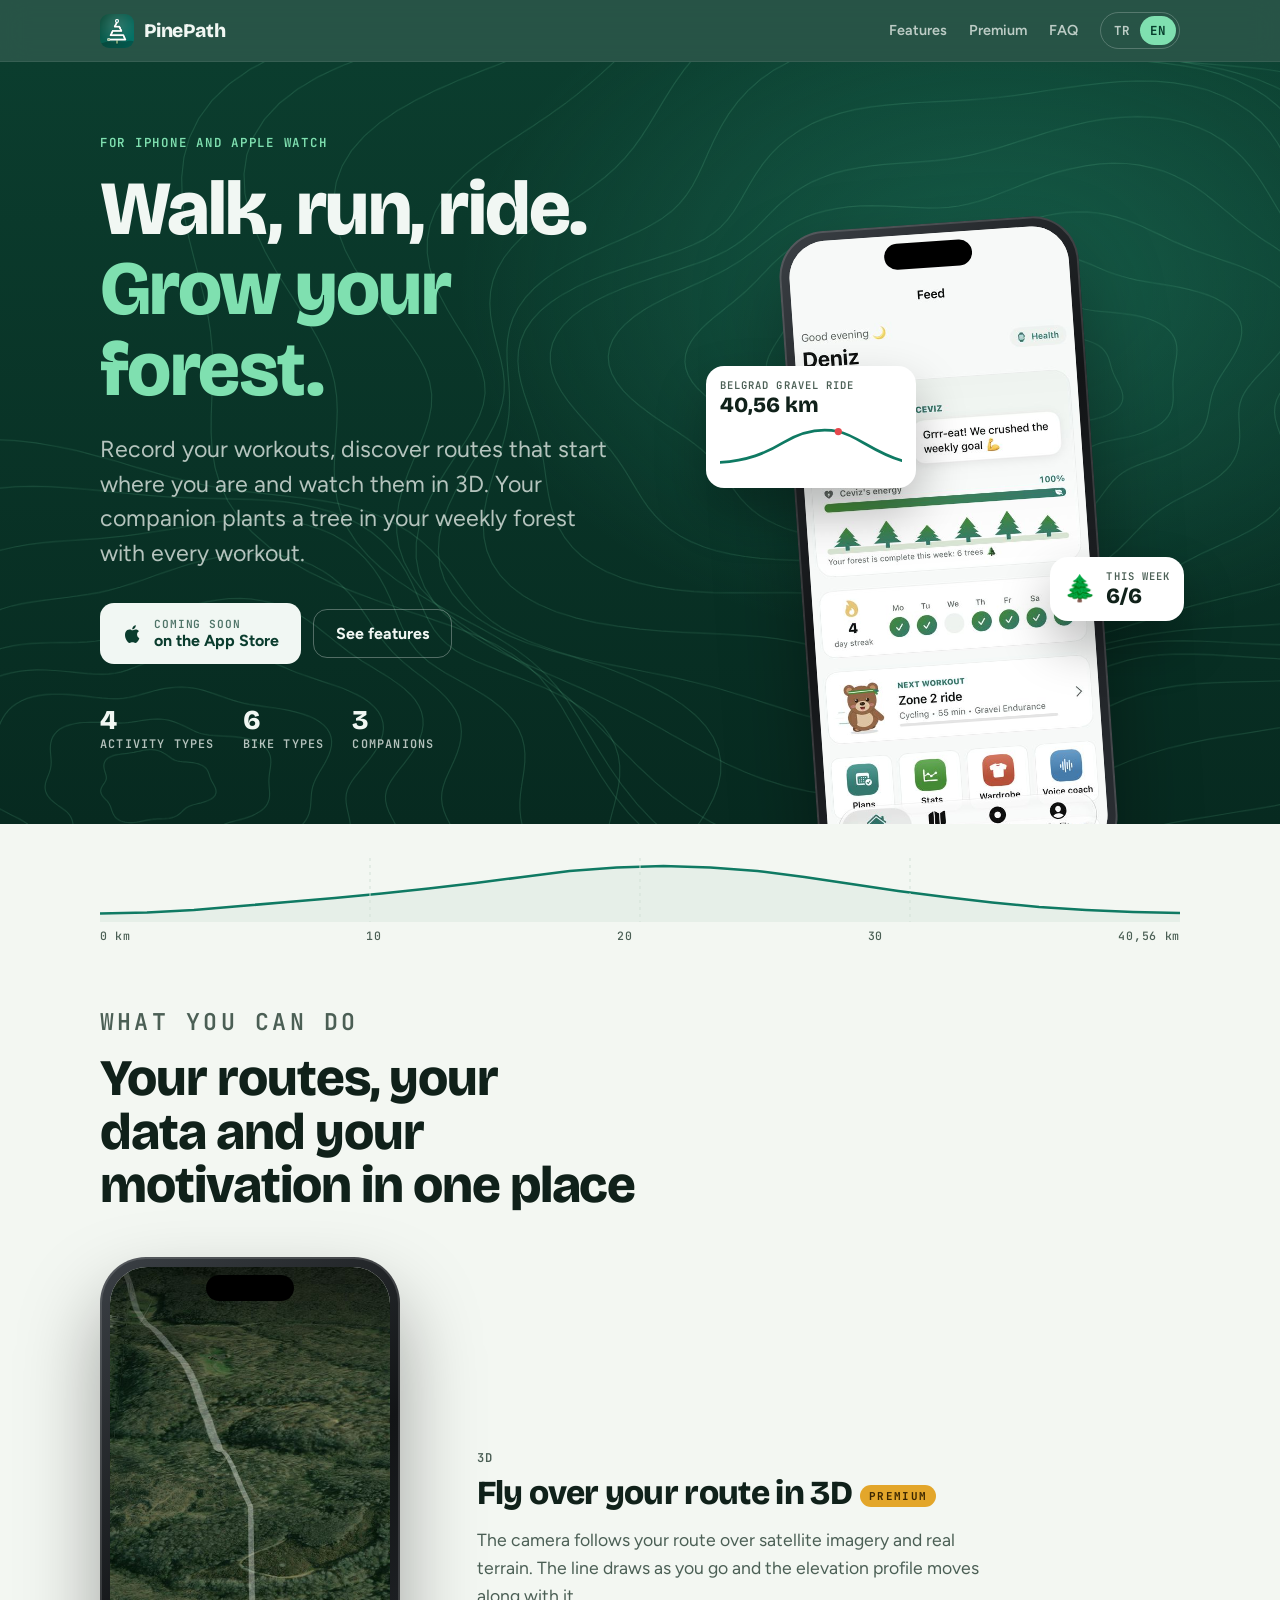
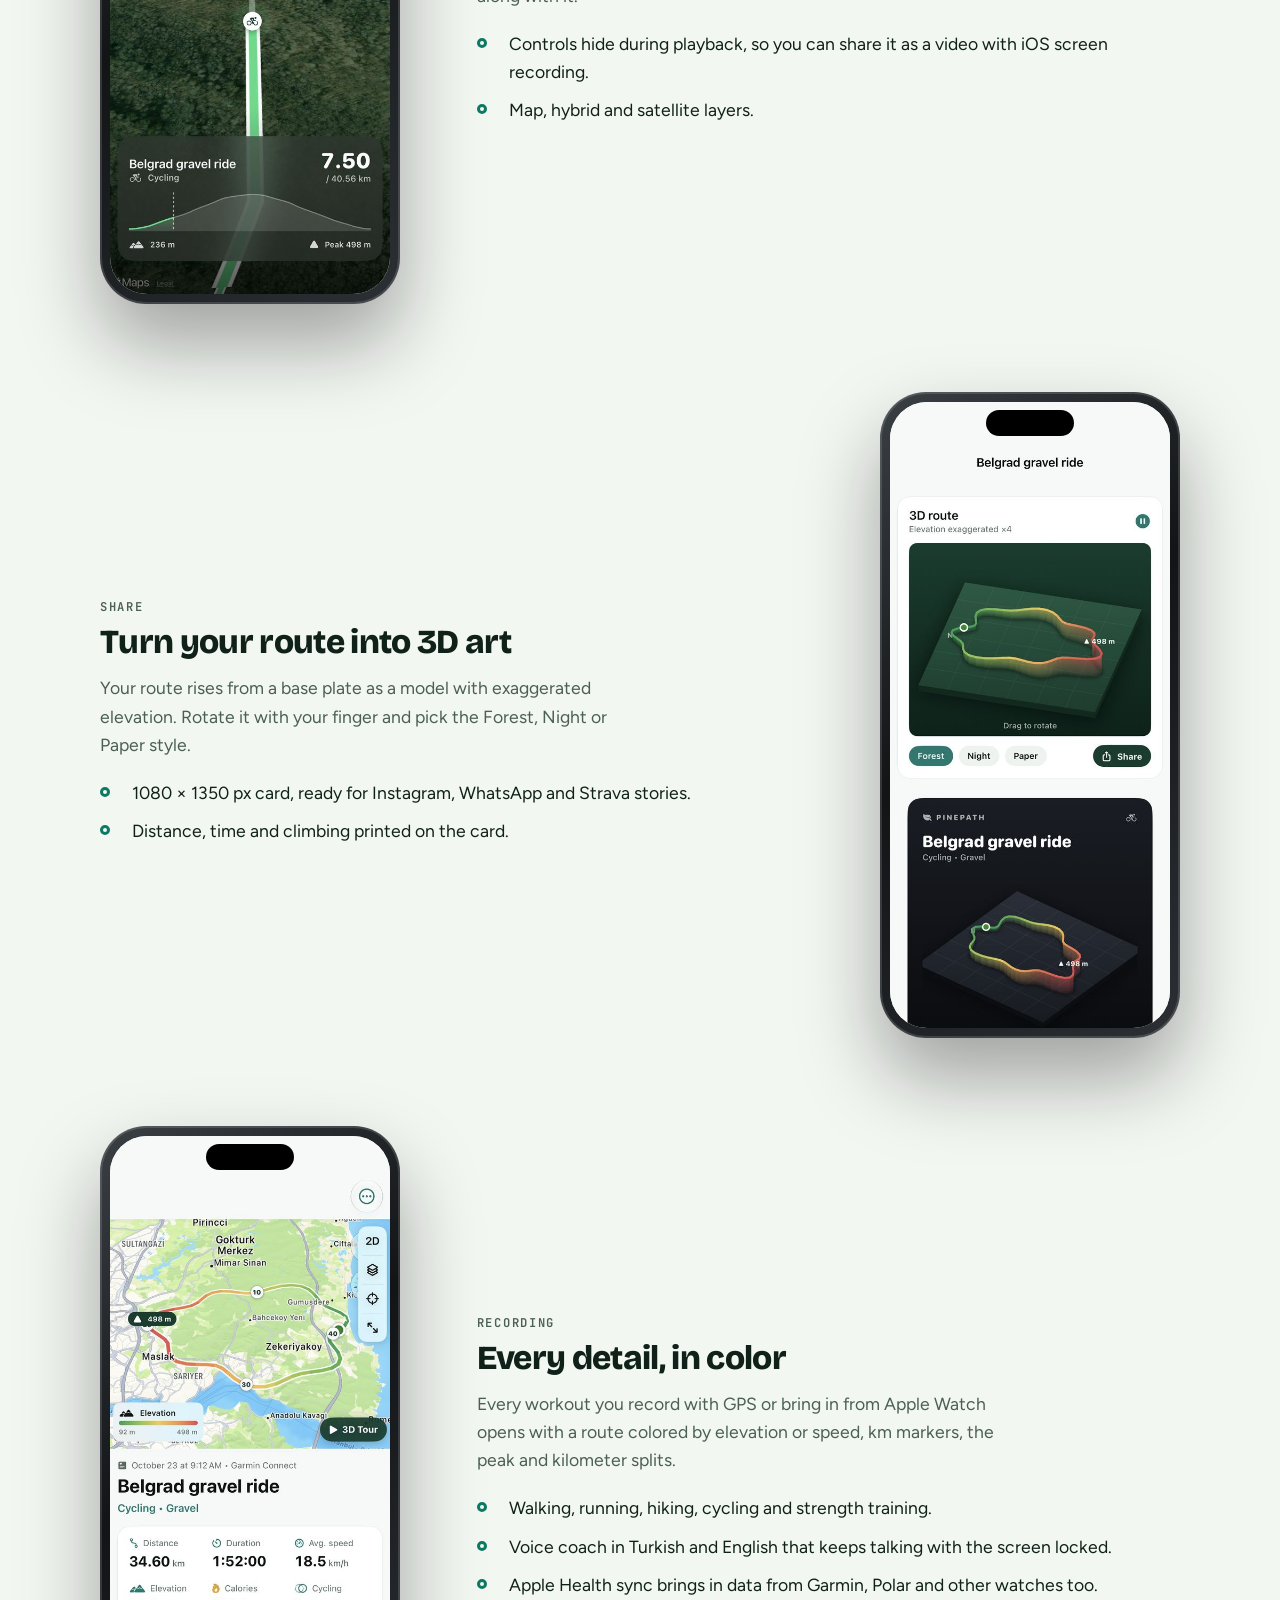
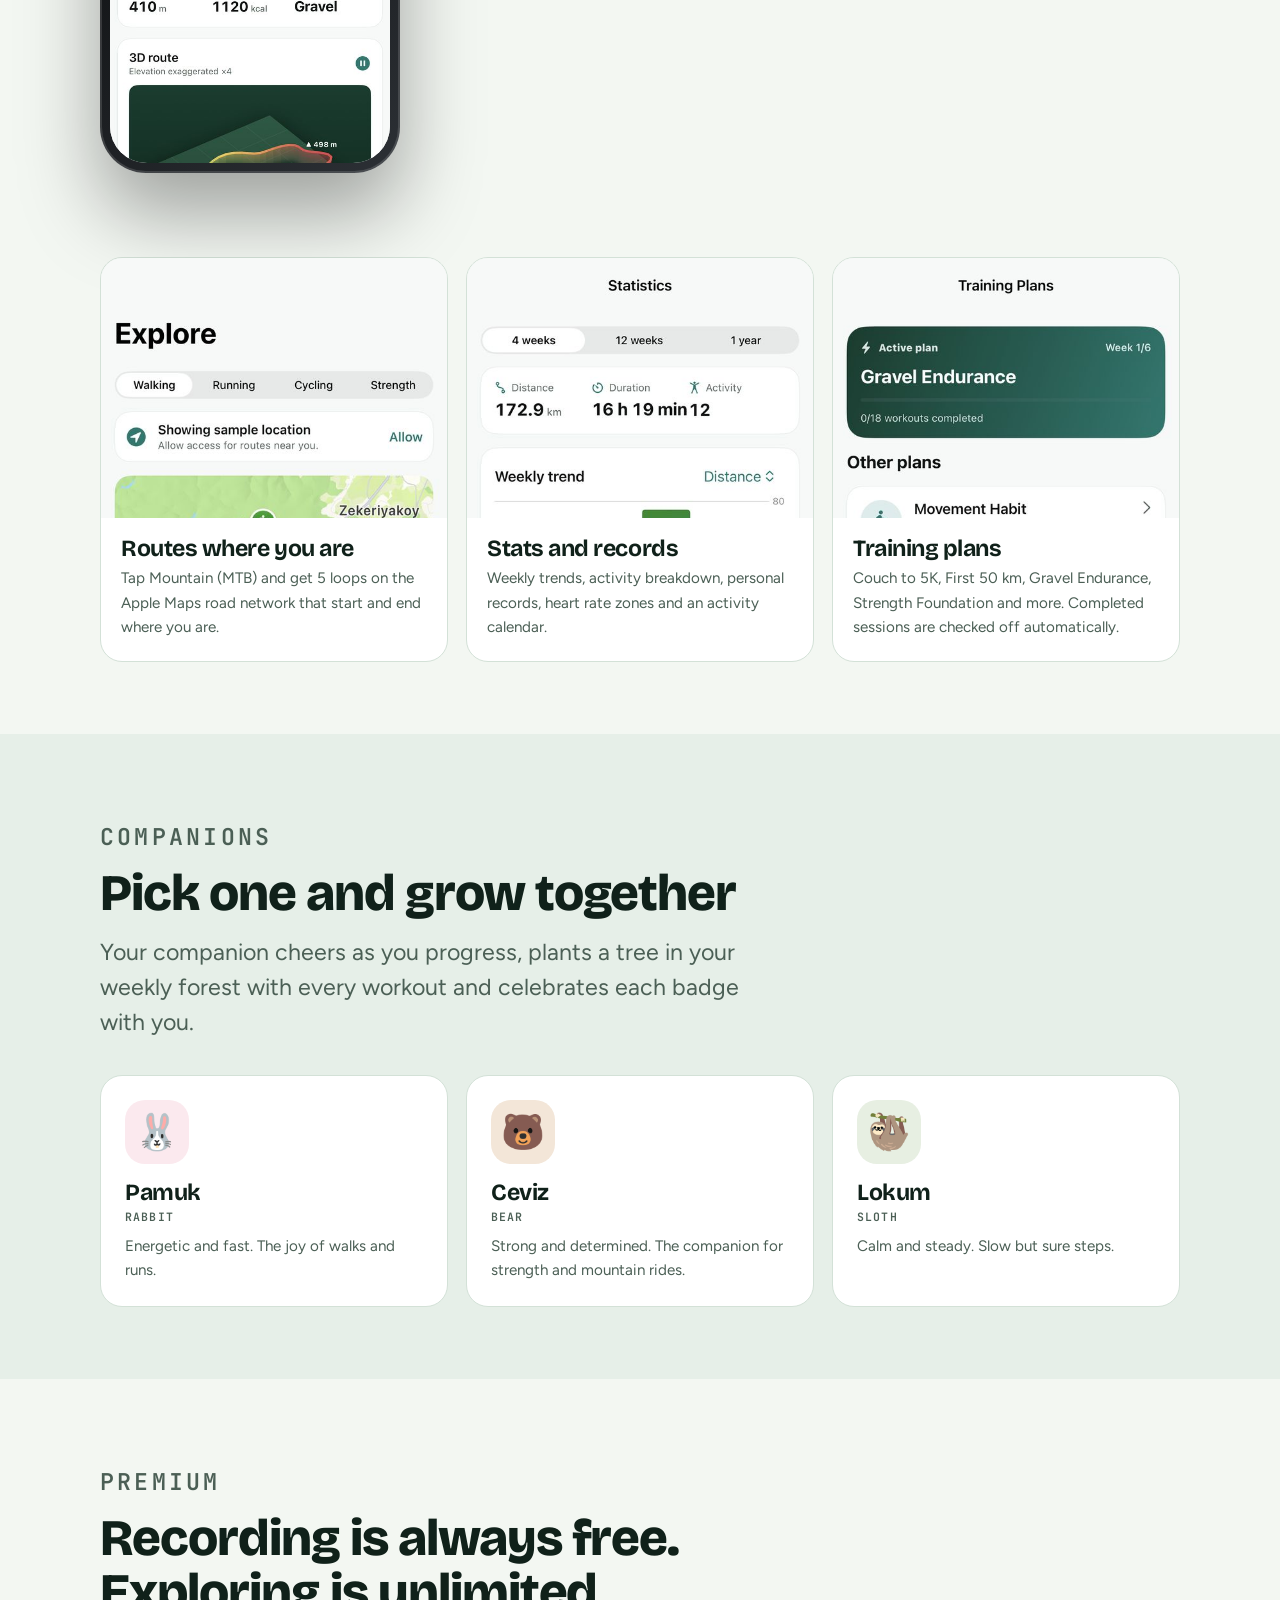
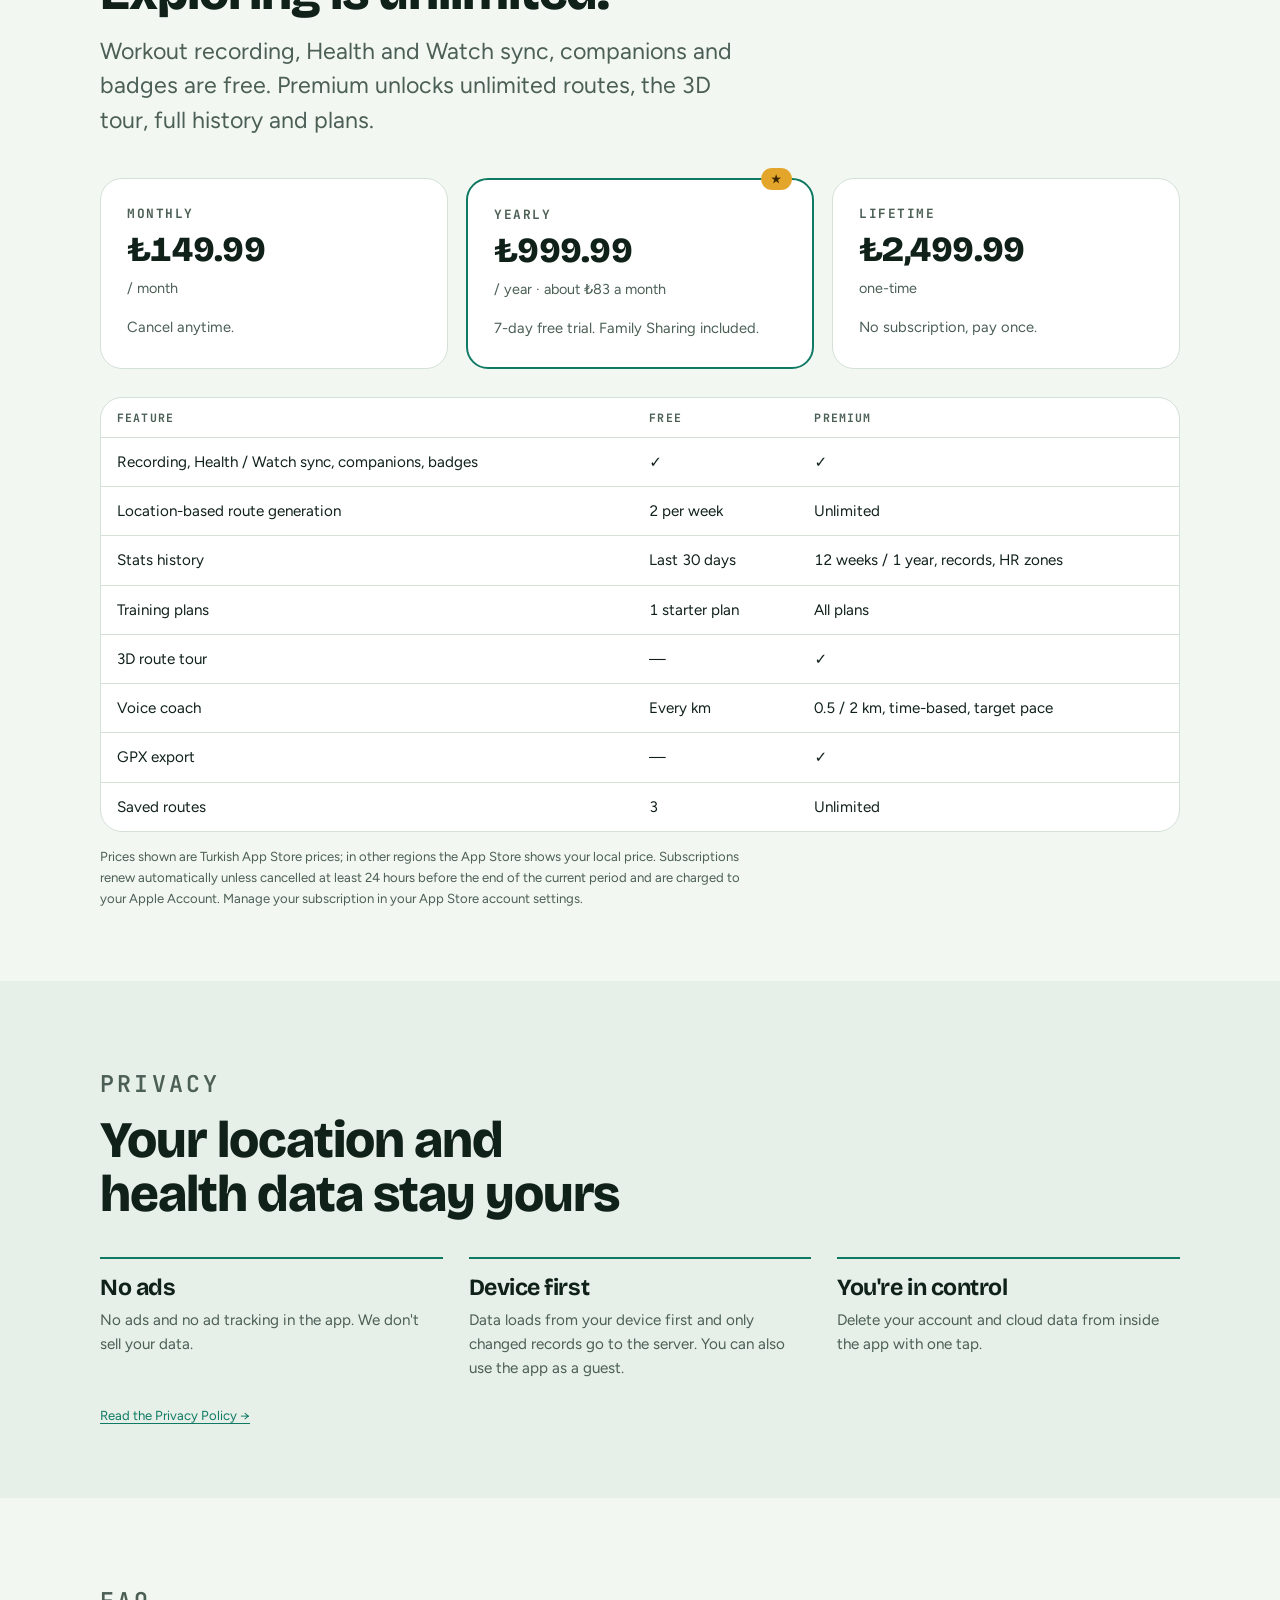
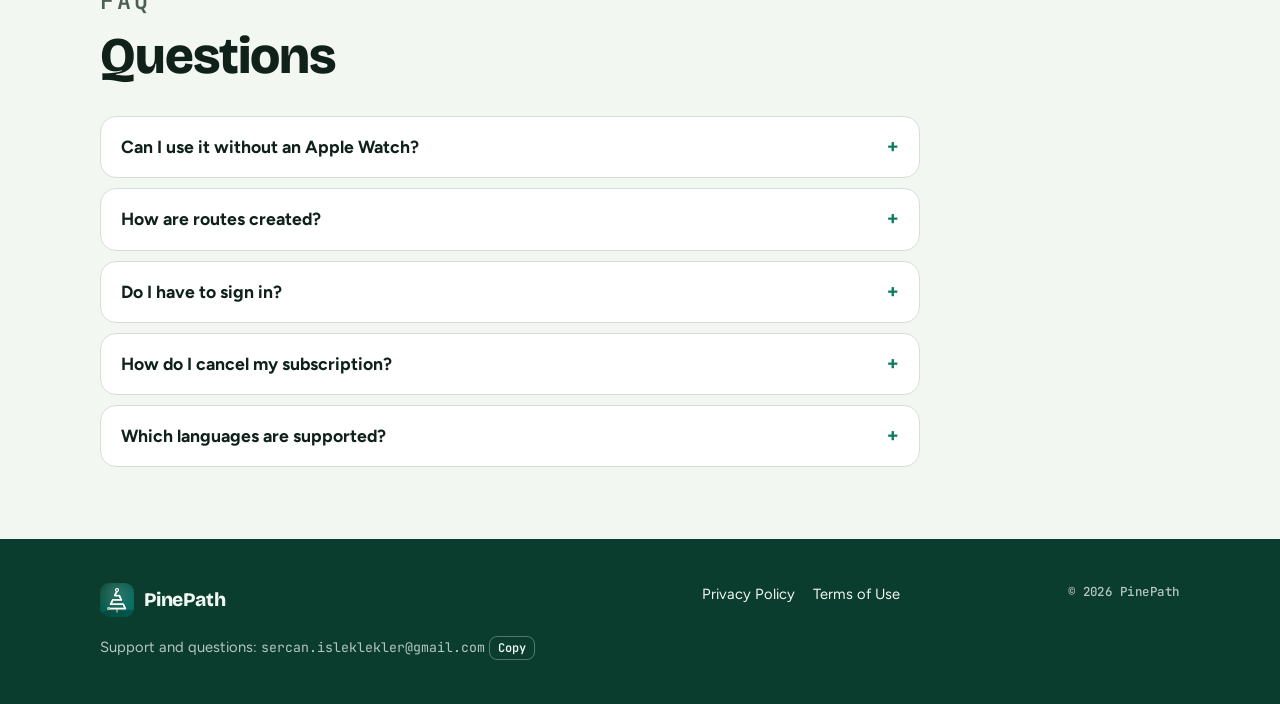
<file: index.html>
<!doctype html>
<html lang="tr">
<head>
<meta charset="utf-8">
<meta name="viewport" content="width=device-width, initial-scale=1, viewport-fit=cover">
<title>PinePath</title>
<meta name="claude:viewport-fit-sides" content="cover">
<meta name="pp-title-tr" content="PinePath">
<meta name="pp-title-en" content="PinePath">
<meta name="description" content="PinePath: yürüyüş, koşu, bisiklet ve ağırlık antrenmanlarını kaydet, konumuna özel rotalar keşfet, rotalarını 3D izle.">
<link rel="preconnect" href="https://fonts.googleapis.com">
<link rel="preconnect" href="https://fonts.gstatic.com" crossorigin>
<link rel="stylesheet" href="https://fonts.googleapis.com/css2?family=Bricolage+Grotesque:opsz,wght@12..96,600;12..96,800&family=Figtree:wght@400;500;600;700&family=JetBrains+Mono:wght@500;600;700&display=swap">
<link rel="stylesheet" href="site.css">

<style>body{margin:0}</style>
</head>
<body>
<header class="topbar">
  <div class="wrap">
    <a class="brand" href="index.html"><img src="img/icon.png" alt="">PinePath</a>
    <nav class="topnav" aria-label="Sayfa">
      <a class="nav-link" href="#ozellikler"><span class="tr">Özellikler</span><span class="en">Features</span></a>
      <a class="nav-link" href="#premium">Premium</a>
      <a class="nav-link" href="#sss"><span class="tr">SSS</span><span class="en">FAQ</span></a>
      <div class="lang" role="group" aria-label="Dil / Language">
        <button type="button" data-set-lang="tr" aria-pressed="true">TR</button>
        <button type="button" data-set-lang="en" aria-pressed="false">EN</button>
      </div>
    </nav>
  </div>
</header>

<main>
  <section class="hero" style="padding-block:0">
    <canvas class="contours" aria-hidden="true"></canvas>
    <div class="wrap">
      <div class="hero-copy">
        <p class="eyebrow"><span class="tr">iPhone ve Apple Watch için</span><span class="en">For iPhone and Apple Watch</span></p>
        <h1>
          <span class="tr">Yürü, koş, pedalla.<br><em>Ormanını büyüt.</em></span>
          <span class="en">Walk, run, ride.<br><em>Grow your forest.</em></span>
        </h1>
        <p class="lede">
          <span class="tr">Antrenmanlarını kaydet, bulunduğun yerden başlayan rotalar keşfet, rotanı 3D izle. Yol arkadaşın her antrenmanda haftalık ormanına bir ağaç diker.</span>
          <span class="en">Record your workouts, discover routes that start where you are and watch them in 3D. Your companion plants a tree in your weekly forest with every workout.</span>
        </p>
        <div class="cta-row">
          <span class="btn btn-primary" role="note">
            <svg viewBox="0 0 24 24" aria-hidden="true"><path fill="currentColor" d="M16.4 12.6c0-2.4 2-3.6 2.1-3.6-1.1-1.7-2.9-1.9-3.5-1.9-1.5-.2-2.9.9-3.7.9-.8 0-1.9-.9-3.2-.8-1.6 0-3.1 1-4 2.4-1.7 3-.4 7.4 1.2 9.8.8 1.2 1.8 2.5 3 2.4 1.2 0 1.7-.8 3.1-.8 1.5 0 1.9.8 3.2.8 1.3 0 2.2-1.2 3-2.4.9-1.4 1.3-2.7 1.3-2.8 0 0-2.5-1-2.5-4zM14 5.5c.7-.8 1.1-1.9 1-3-1 0-2.1.7-2.8 1.5-.6.7-1.2 1.8-1 2.9 1.1.1 2.1-.6 2.8-1.4z"/></svg>
            <span><small class="tr">Çok yakında</small><small class="en">Coming soon</small><span class="tr">App Store'da</span><span class="en">on the App Store</span></span>
          </span>
          <a class="btn btn-ghost" href="#ozellikler"><span class="tr">Özellikleri gör</span><span class="en">See features</span></a>
        </div>
        <div class="hero-stats">
          <div><strong>4</strong><span class="tr">aktivite türü</span><span class="en">activity types</span></div>
          <div><strong>6</strong><span class="tr">bisiklet tipi</span><span class="en">bike types</span></div>
          <div><strong>3</strong><span class="tr">yol arkadaşı</span><span class="en">companions</span></div>
        </div>
      </div>
      <div class="hero-visual">
        <div class="phone">
          <div class="island"></div>
          <div class="screen">
            <img class="tr" src="img/home-tr.jpg" alt="PinePath ana ekranı: maskot Ceviz, haftalık orman ve seri">
            <img class="en" src="img/home-en.jpg" alt="PinePath home screen: Ceviz the bear, weekly forest and streak">
          </div>
        </div>
        <div class="float-chip chip-elev" aria-hidden="true">
          <div class="k"><span class="tr">Belgrad gravel turu</span><span class="en">Belgrad gravel ride</span></div>
          <div class="v">40,56 km</div>
          <svg viewBox="0 0 200 46"><path d="M0 40 C30 38 50 30 70 18 S110 2 130 6 S170 30 200 38" fill="none" stroke="#0f7a63" stroke-width="3" stroke-linecap="round"/><circle cx="130" cy="6" r="4" fill="#e5484d"/></svg>
        </div>
        <div class="float-chip chip-tree" aria-hidden="true">
          <span class="tree">🌲</span>
          <div><div class="k"><span class="tr">Bu hafta</span><span class="en">This week</span></div><div class="v">6/6</div></div>
        </div>
      </div>
    </div>
  </section>

  <div class="wrap ruler" aria-hidden="true">
    <svg></svg>
    <div class="labels"><span>0 km</span><span>10</span><span>20</span><span>30</span><span>40,56 km</span></div>
  </div>

  <section id="ozellikler" style="padding-top:40px">
    <div class="wrap">
      <div class="section-head">
        <p class="kicker"><span class="tr">Neler yapabilirsin</span><span class="en">What you can do</span></p>
        <h2><span class="tr">Rotan, verin ve motivasyonun tek yerde</span><span class="en">Your routes, your data and your motivation in one place</span></h2>
      </div>

      <div class="feature">
        <div class="phone"><div class="island"></div><div class="screen">
          <img class="tr" src="img/flyover-tr.jpg" alt="Uydu görüntüsü üzerinde 3D rota turu" loading="lazy">
          <img class="en" src="img/flyover-en.jpg" alt="3D route tour over satellite imagery" loading="lazy">
        </div></div>
        <div class="feature-copy">
          <p class="kicker">3D</p>
          <h3><span class="tr">Rotanın üzerinden 3D uç</span><span class="en">Fly over your route in 3D</span><span class="badge-premium">Premium</span></h3>
          <p><span class="tr">Kamera, uydu görüntüsü ve gerçek arazi üzerinde rotanı takip eder. Çizgi ilerledikçe çizilir, yükseklik profili canlı ilerler.</span><span class="en">The camera follows your route over satellite imagery and real terrain. The line draws as you go and the elevation profile moves along with it.</span></p>
          <ul>
            <li><span class="tr">Oynatırken düğmeler gizlenir; iOS ekran kaydıyla video olarak paylaş.</span><span class="en">Controls hide during playback, so you can share it as a video with iOS screen recording.</span></li>
            <li><span class="tr">Harita, hibrit ve uydu katmanları.</span><span class="en">Map, hybrid and satellite layers.</span></li>
          </ul>
        </div>
      </div>

      <div class="feature flip">
        <div class="phone"><div class="island"></div><div class="screen">
          <img class="tr" src="img/model-tr.jpg" alt="Döndürülebilir 3D rota maketi ve paylaşım kartı" loading="lazy">
          <img class="en" src="img/model-en.jpg" alt="Rotatable 3D route model and share card" loading="lazy">
        </div></div>
        <div class="feature-copy">
          <p class="kicker"><span class="tr">Paylaş</span><span class="en">Share</span></p>
          <h3><span class="tr">Rotan 3D bir esere dönüşsün</span><span class="en">Turn your route into 3D art</span></h3>
          <p><span class="tr">Rotan, yüksekliği abartılmış bir maket olarak plakanın üzerinde yükselir. Parmağınla döndür, Orman, Gece ya da Kâğıt stilini seç.</span><span class="en">Your route rises from a base plate as a model with exaggerated elevation. Rotate it with your finger and pick the Forest, Night or Paper style.</span></p>
          <ul>
            <li><span class="tr">1080 × 1350 px kart: Instagram, WhatsApp ve Strava hikâyelerine hazır.</span><span class="en">1080 × 1350 px card, ready for Instagram, WhatsApp and Strava stories.</span></li>
            <li><span class="tr">Mesafe, süre ve tırmanış kartın üzerinde.</span><span class="en">Distance, time and climbing printed on the card.</span></li>
          </ul>
        </div>
      </div>

      <div class="feature">
        <div class="phone"><div class="island"></div><div class="screen">
          <img class="tr" src="img/map-tr.jpg" alt="Yüksekliğe göre renklenen rota ve aktivite istatistikleri" loading="lazy">
          <img class="en" src="img/map-en.jpg" alt="Route colored by elevation and activity stats" loading="lazy">
        </div></div>
        <div class="feature-copy">
          <p class="kicker"><span class="tr">Kayıt</span><span class="en">Recording</span></p>
          <h3><span class="tr">Her detay, renk renk</span><span class="en">Every detail, in color</span></h3>
          <p><span class="tr">GPS ile kaydettiğin ya da Apple Watch'tan gelen her antrenman; yüksekliğe veya hıza göre renklenen rota, km işaretleri, zirve noktası ve kilometre splitleriyle açılır.</span><span class="en">Every workout you record with GPS or bring in from Apple Watch opens with a route colored by elevation or speed, km markers, the peak and kilometer splits.</span></p>
          <ul>
            <li><span class="tr">Yürüyüş, koşu, doğa yürüyüşü, bisiklet ve ağırlık antrenmanı.</span><span class="en">Walking, running, hiking, cycling and strength training.</span></li>
            <li><span class="tr">Türkçe ve İngilizce sesli koç; ekran kilitliyken de konuşur.</span><span class="en">Voice coach in Turkish and English that keeps talking with the screen locked.</span></li>
            <li><span class="tr">Apple Sağlık senkronu: Garmin, Polar ve diğer saatlerin verisi de gelir.</span><span class="en">Apple Health sync brings in data from Garmin, Polar and other watches too.</span></li>
          </ul>
        </div>
      </div>

      <div class="grid4">
        <article class="tile">
          <div class="shot"><img class="tr" src="img/explore-tr.jpg" alt="" loading="lazy"><img class="en" src="img/explore-en.jpg" alt="" loading="lazy"></div>
          <div class="body"><h3><span class="tr">Konumuna özel rotalar</span><span class="en">Routes where you are</span></h3>
            <p><span class="tr">Dağ (MTB)'ye dokun, Apple Haritalar yol ağıyla bulunduğun yerden başlayıp dönen 5 rota hazırlansın.</span><span class="en">Tap Mountain (MTB) and get 5 loops on the Apple Maps road network that start and end where you are.</span></p></div>
        </article>
        <article class="tile">
          <div class="shot"><img class="tr" src="img/stats-tr.jpg" alt="" loading="lazy"><img class="en" src="img/stats-en.jpg" alt="" loading="lazy"></div>
          <div class="body"><h3><span class="tr">İstatistik ve rekorlar</span><span class="en">Stats and records</span></h3>
            <p><span class="tr">Haftalık trendler, aktivite dağılımı, kişisel rekorlar, nabız bölgeleri ve aktivite takvimi.</span><span class="en">Weekly trends, activity breakdown, personal records, heart rate zones and an activity calendar.</span></p></div>
        </article>
        <article class="tile">
          <div class="shot"><img class="tr" src="img/plans-tr.jpg" alt="" loading="lazy"><img class="en" src="img/plans-en.jpg" alt="" loading="lazy"></div>
          <div class="body"><h3><span class="tr">Antrenman planları</span><span class="en">Training plans</span></h3>
            <p><span class="tr">Sıfırdan 5K, İlk 50 km, Gravel Dayanıklılık, Kuvvet Temeli ve daha fazlası. Tamamladığın antrenmanlar otomatik işaretlenir.</span><span class="en">Couch to 5K, First 50 km, Gravel Endurance, Strength Foundation and more. Completed sessions are checked off automatically.</span></p></div>
        </article>
      </div>
    </div>
  </section>

  <section class="mascots">
    <div class="wrap">
      <div class="section-head">
        <p class="kicker"><span class="tr">Yol arkadaşları</span><span class="en">Companions</span></p>
        <h2><span class="tr">Birini seç, beraber büyüyün</span><span class="en">Pick one and grow together</span></h2>
        <p><span class="tr">Seçtiğin arkadaş ilerlemene göre neşelenir, her antrenmanda haftalık ormanına bir ağaç diker ve rozet kazandıkça seninle kutlar.</span><span class="en">Your companion cheers as you progress, plants a tree in your weekly forest with every workout and celebrates each badge with you.</span></p>
      </div>
      <div class="trio">
        <div class="mascot"><div class="face" style="background:#fbe9ee">🐰</div><h3>Pamuk</h3><p class="sp"><span class="tr">Tavşan</span><span class="en">Rabbit</span></p><p><span class="tr">Enerjik ve hızlı. Yürüyüş ve koşuların neşesi.</span><span class="en">Energetic and fast. The joy of walks and runs.</span></p></div>
        <div class="mascot"><div class="face" style="background:#f3e6d8">🐻</div><h3>Ceviz</h3><p class="sp"><span class="tr">Ayı</span><span class="en">Bear</span></p><p><span class="tr">Güçlü ve kararlı. Ağırlık ve dağ sürüşlerinin yoldaşı.</span><span class="en">Strong and determined. The companion for strength and mountain rides.</span></p></div>
        <div class="mascot"><div class="face" style="background:#e7efe2">🦥</div><h3>Lokum</h3><p class="sp"><span class="tr">Tembel hayvan</span><span class="en">Sloth</span></p><p><span class="tr">Sakin ve istikrarlı. Yavaş ama emin adımlarla.</span><span class="en">Calm and steady. Slow but sure steps.</span></p></div>
      </div>
    </div>
  </section>

  <section id="premium">
    <div class="wrap">
      <div class="section-head">
        <p class="kicker">Premium</p>
        <h2><span class="tr">Kayıt her zaman ücretsiz. Keşif sınırsız.</span><span class="en">Recording is always free. Exploring is unlimited.</span></h2>
        <p><span class="tr">Antrenman kaydı, Sağlık ve Watch senkronu, maskot ve rozetler ücretsiz. Premium; sınırsız rota, 3D tur, tüm geçmiş ve planları açar.</span><span class="en">Workout recording, Health and Watch sync, companions and badges are free. Premium unlocks unlimited routes, the 3D tour, full history and plans.</span></p>
      </div>
      <div class="plans">
        <div class="plan"><p class="name"><span class="tr">Aylık</span><span class="en">Monthly</span></p><p class="price"><span class="tr">₺149,99</span><span class="en">₺149.99</span></p><p class="per"><span class="tr">/ ay</span><span class="en">/ month</span></p><p class="note"><span class="tr">İstediğin zaman iptal et.</span><span class="en">Cancel anytime.</span></p></div>
        <div class="plan best" data-flag="★"><p class="name"><span class="tr">Yıllık</span><span class="en">Yearly</span></p><p class="price"><span class="tr">₺999,99</span><span class="en">₺999.99</span></p><p class="per"><span class="tr">/ yıl · aylık yaklaşık ₺83</span><span class="en">/ year · about ₺83 a month</span></p><p class="note"><span class="tr">7 gün ücretsiz deneme. Aile Paylaşımı dahil.</span><span class="en">7-day free trial. Family Sharing included.</span></p></div>
        <div class="plan"><p class="name"><span class="tr">Ömür boyu</span><span class="en">Lifetime</span></p><p class="price"><span class="tr">₺2.499,99</span><span class="en">₺2,499.99</span></p><p class="per"><span class="tr">tek seferlik</span><span class="en">one-time</span></p><p class="note"><span class="tr">Abonelik yok, bir kez öde.</span><span class="en">No subscription, pay once.</span></p></div>
      </div>
      <div class="compare">
        <table>
          <thead><tr><th><span class="tr">Özellik</span><span class="en">Feature</span></th><th><span class="tr">Ücretsiz</span><span class="en">Free</span></th><th>Premium</th></tr></thead>
          <tbody>
            <tr><td><span class="tr">Kayıt, Sağlık / Watch senkronu, maskot, rozetler</span><span class="en">Recording, Health / Watch sync, companions, badges</span></td><td>✓</td><td>✓</td></tr>
            <tr><td><span class="tr">Konuma özel rota üretimi</span><span class="en">Location-based route generation</span></td><td><span class="tr">Haftada 2</span><span class="en">2 per week</span></td><td><span class="tr">Sınırsız</span><span class="en">Unlimited</span></td></tr>
            <tr><td><span class="tr">İstatistik geçmişi</span><span class="en">Stats history</span></td><td><span class="tr">Son 30 gün</span><span class="en">Last 30 days</span></td><td><span class="tr">12 hafta / 1 yıl, rekorlar, nabız bölgeleri</span><span class="en">12 weeks / 1 year, records, HR zones</span></td></tr>
            <tr><td><span class="tr">Antrenman planları</span><span class="en">Training plans</span></td><td><span class="tr">1 başlangıç planı</span><span class="en">1 starter plan</span></td><td><span class="tr">Tüm planlar</span><span class="en">All plans</span></td></tr>
            <tr><td><span class="tr">3D rota turu</span><span class="en">3D route tour</span></td><td>—</td><td>✓</td></tr>
            <tr><td><span class="tr">Sesli koç</span><span class="en">Voice coach</span></td><td><span class="tr">Her km</span><span class="en">Every km</span></td><td><span class="tr">0,5 / 2 km, zaman bazlı, hedef tempo</span><span class="en">0.5 / 2 km, time-based, target pace</span></td></tr>
            <tr><td><span class="tr">GPX dışa aktarma</span><span class="en">GPX export</span></td><td>—</td><td>✓</td></tr>
            <tr><td><span class="tr">Kaydedilen rotalar</span><span class="en">Saved routes</span></td><td>3</td><td><span class="tr">Sınırsız</span><span class="en">Unlimited</span></td></tr>
          </tbody>
        </table>
      </div>
      <p class="fine"><span class="tr">Fiyatlar Türkiye App Store fiyatlarıdır; diğer ülkelerde App Store yerel fiyatı gösterir. Abonelikler, dönem bitiminden en az 24 saat önce iptal edilmezse otomatik yenilenir ve Apple hesabından ücretlendirilir. Aboneliğini App Store hesap ayarlarından yönetebilirsin.</span><span class="en">Prices shown are Turkish App Store prices; in other regions the App Store shows your local price. Subscriptions renew automatically unless cancelled at least 24 hours before the end of the current period and are charged to your Apple Account. Manage your subscription in your App Store account settings.</span></p>
    </div>
  </section>

  <section style="background:var(--surface-2)">
    <div class="wrap">
      <div class="section-head">
        <p class="kicker"><span class="tr">Gizlilik</span><span class="en">Privacy</span></p>
        <h2><span class="tr">Konumun ve sağlık verin sende kalır</span><span class="en">Your location and health data stay yours</span></h2>
      </div>
      <div class="promise">
        <div><h3><span class="tr">Reklam yok</span><span class="en">No ads</span></h3><p><span class="tr">Uygulamada reklam ve reklam amaçlı izleme yok. Verilerini satmayız.</span><span class="en">No ads and no ad tracking in the app. We don't sell your data.</span></p></div>
        <div><h3><span class="tr">Önce cihazın</span><span class="en">Device first</span></h3><p><span class="tr">Veriler önce cihazdan yüklenir; sunucuya yalnızca değişen kayıtlar gider. Misafir olarak da kullanabilirsin.</span><span class="en">Data loads from your device first and only changed records go to the server. You can also use the app as a guest.</span></p></div>
        <div><h3><span class="tr">Kontrol sende</span><span class="en">You're in control</span></h3><p><span class="tr">Hesabını ve bulut verilerini uygulamanın içinden tek dokunuşla silebilirsin.</span><span class="en">Delete your account and cloud data from inside the app with one tap.</span></p></div>
      </div>
      <p class="fine" style="margin-top:24px"><a href="privacy.html"><span class="tr">Gizlilik Politikası'nı oku →</span><span class="en">Read the Privacy Policy →</span></a></p>
    </div>
  </section>

  <section id="sss">
    <div class="wrap">
      <div class="section-head">
        <p class="kicker"><span class="tr">Sık sorulanlar</span><span class="en">FAQ</span></p>
        <h2><span class="tr">Merak edilenler</span><span class="en">Questions</span></h2>
      </div>
      <div class="faq">
        <details><summary><span class="tr">Apple Watch'ım yoksa kullanabilir miyim?</span><span class="en">Can I use it without an Apple Watch?</span></summary><p><span class="tr">Evet. iPhone'un GPS'iyle kayıt yaparsın. Garmin, Polar, Huawei gibi saatler verilerini Apple Sağlık'a yazıyorsa onlar da otomatik gelir.</span><span class="en">Yes. You record with your iPhone's GPS. If watches like Garmin, Polar or Huawei write to Apple Health, their workouts arrive automatically too.</span></p></details>
        <details><summary><span class="tr">Rotalar nasıl oluşturuluyor?</span><span class="en">How are routes created?</span></summary><p><span class="tr">Bir kategoriye dokunduğunda, bulunduğun yerden başlayıp dönen turlar Apple Haritalar yol ağı üzerinden hesaplanır. Yol ve patika durumunu sahada kontrol etmeyi unutma.</span><span class="en">When you tap a category, loops that start and end where you are are calculated on the Apple Maps road network. Always check road and trail conditions on site.</span></p></details>
        <details><summary><span class="tr">Giriş yapmak zorunda mıyım?</span><span class="en">Do I have to sign in?</span></summary><p><span class="tr">Hayır. "Giriş yapmadan devam et" ile tüm özellikleri deneyebilirsin. Sonra Apple ya da Google hesabına bağladığında hiçbir veri kaybolmaz.</span><span class="en">No. "Continue without signing in" lets you try every feature. When you later link an Apple or Google account, nothing is lost.</span></p></details>
        <details><summary><span class="tr">Aboneliğimi nasıl iptal ederim?</span><span class="en">How do I cancel my subscription?</span></summary><p><span class="tr">iPhone Ayarlar → adın → Abonelikler bölümünden ya da uygulamada Profil → Aboneliği yönet'ten. Dönem sonuna kadar Premium açık kalır.</span><span class="en">In iPhone Settings → your name → Subscriptions, or in the app under Profile → Manage subscription. Premium stays active until the end of the period.</span></p></details>
        <details><summary><span class="tr">Hangi dilleri destekliyor?</span><span class="en">Which languages are supported?</span></summary><p><span class="tr">Türkçe ve İngilizce. Dil, cihazının diline göre seçilir; Profil → Dil'den değiştirebilirsin.</span><span class="en">Turkish and English. The app follows your device language and you can change it under Profile → Language.</span></p></details>
      </div>
    </div>
  </section>
</main>

<footer>
  <div class="wrap">
    <div>
      <a class="brand" href="index.html"><img src="img/icon.png" alt="">PinePath</a>
      <p style="margin-top:12px"><span class="tr">Destek ve sorular için:</span><span class="en">Support and questions:</span> <span class="mail">sercan.isleklekler@gmail.com</span> <button type="button" class="btn-ghost" data-copy-mail style="font:600 .75rem var(--font-data);background:none;border:1px solid rgba(255,255,255,.3);color:var(--hero-ink);border-radius:8px;padding:3px 8px;cursor:pointer"><span class="tr">Kopyala</span><span class="en">Copy</span></button></p>
    </div>
    <nav aria-label="Yasal">
      <a href="privacy.html"><span class="tr">Gizlilik Politikası</span><span class="en">Privacy Policy</span></a>
      <a href="terms.html"><span class="tr">Kullanım Koşulları</span><span class="en">Terms of Use</span></a>
    </nav>
    <p class="copy">© <span class="year">2026</span> PinePath</p>
  </div>
</footer>
<script src="site.js"></script>
</body>
</html>
</file>
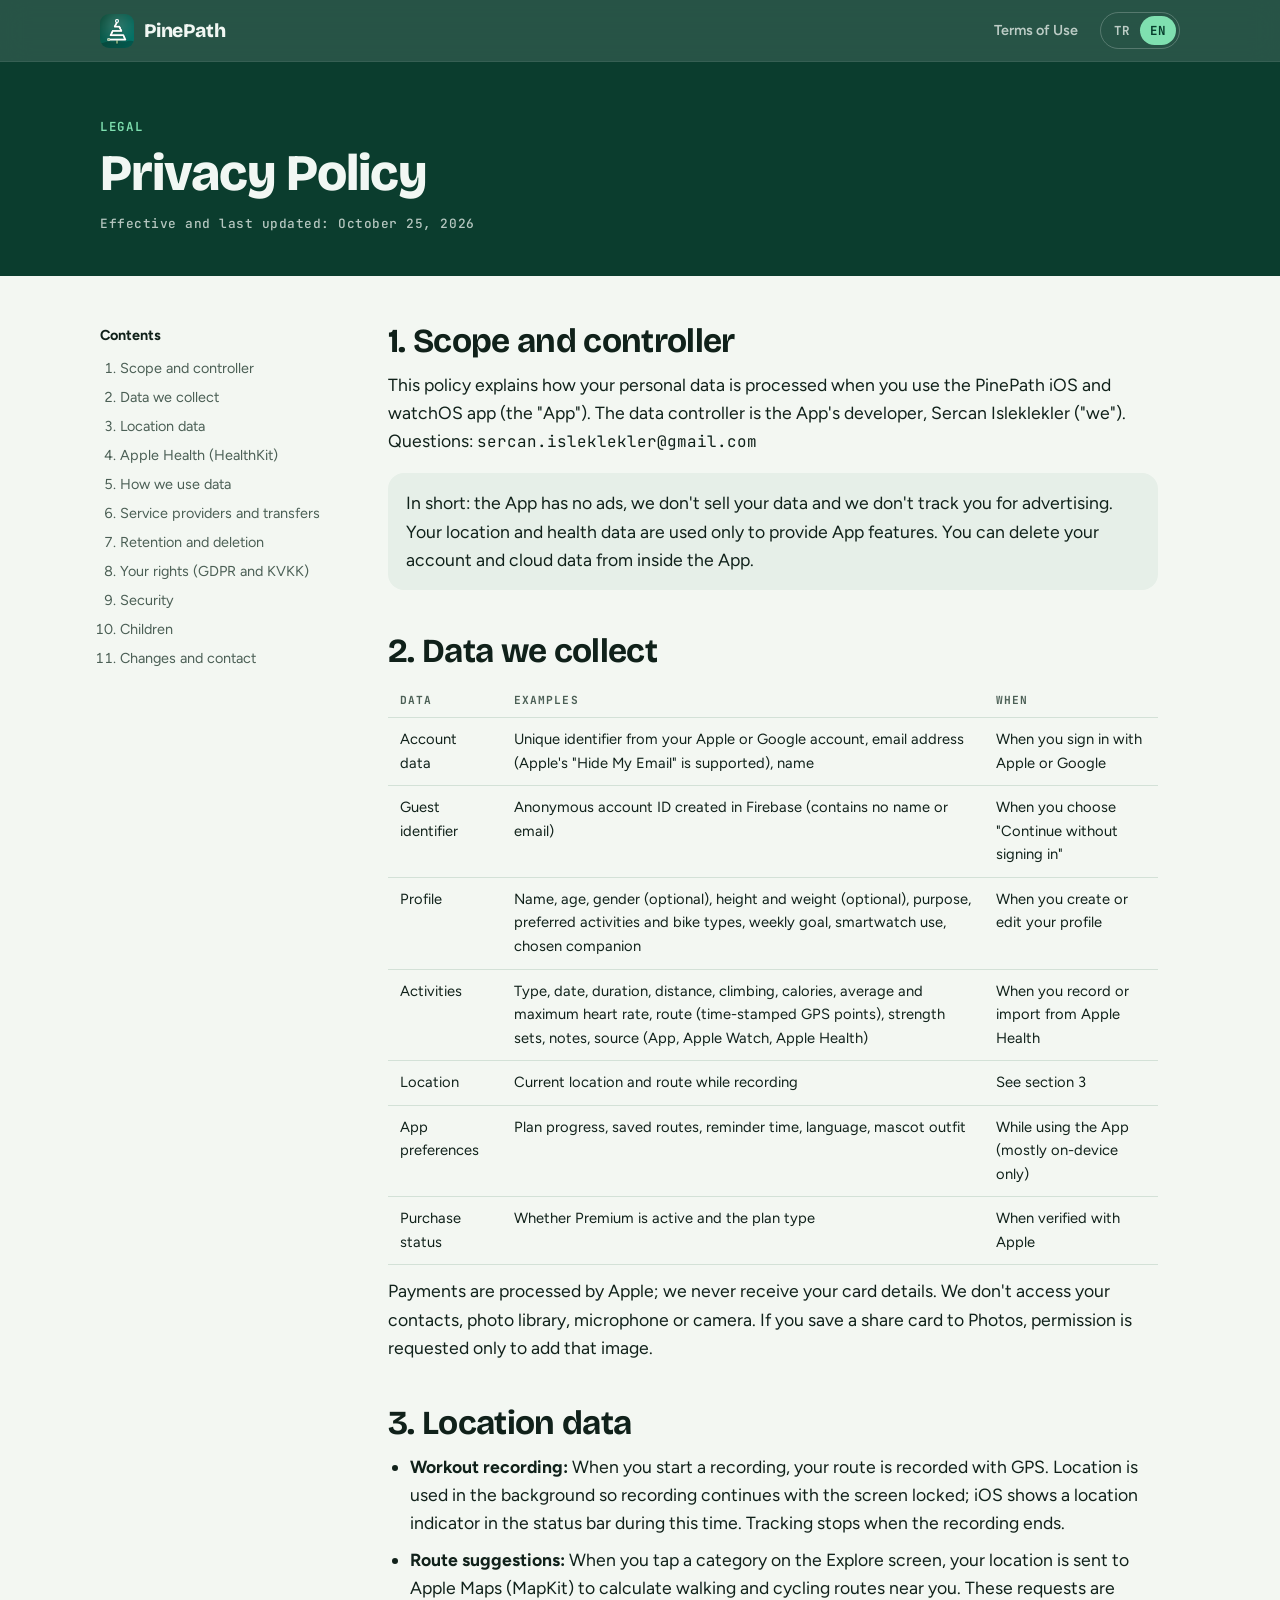
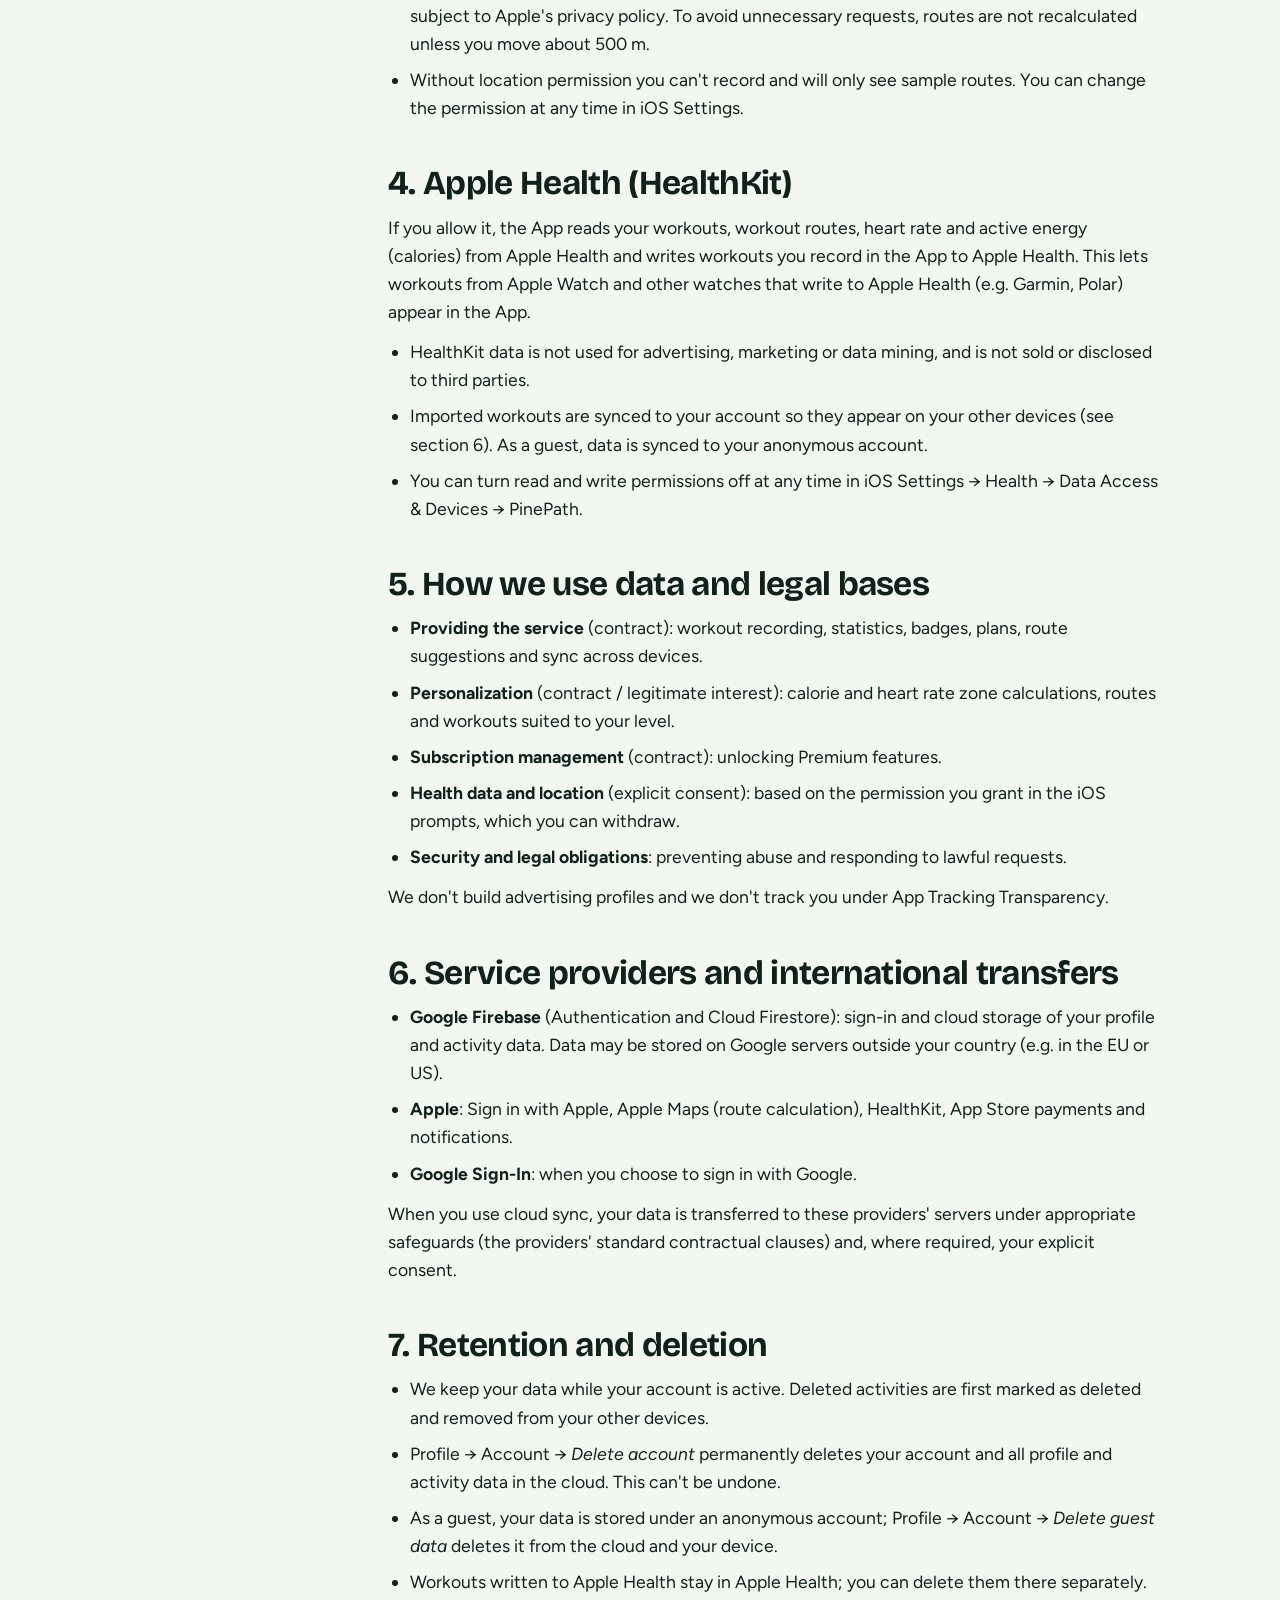
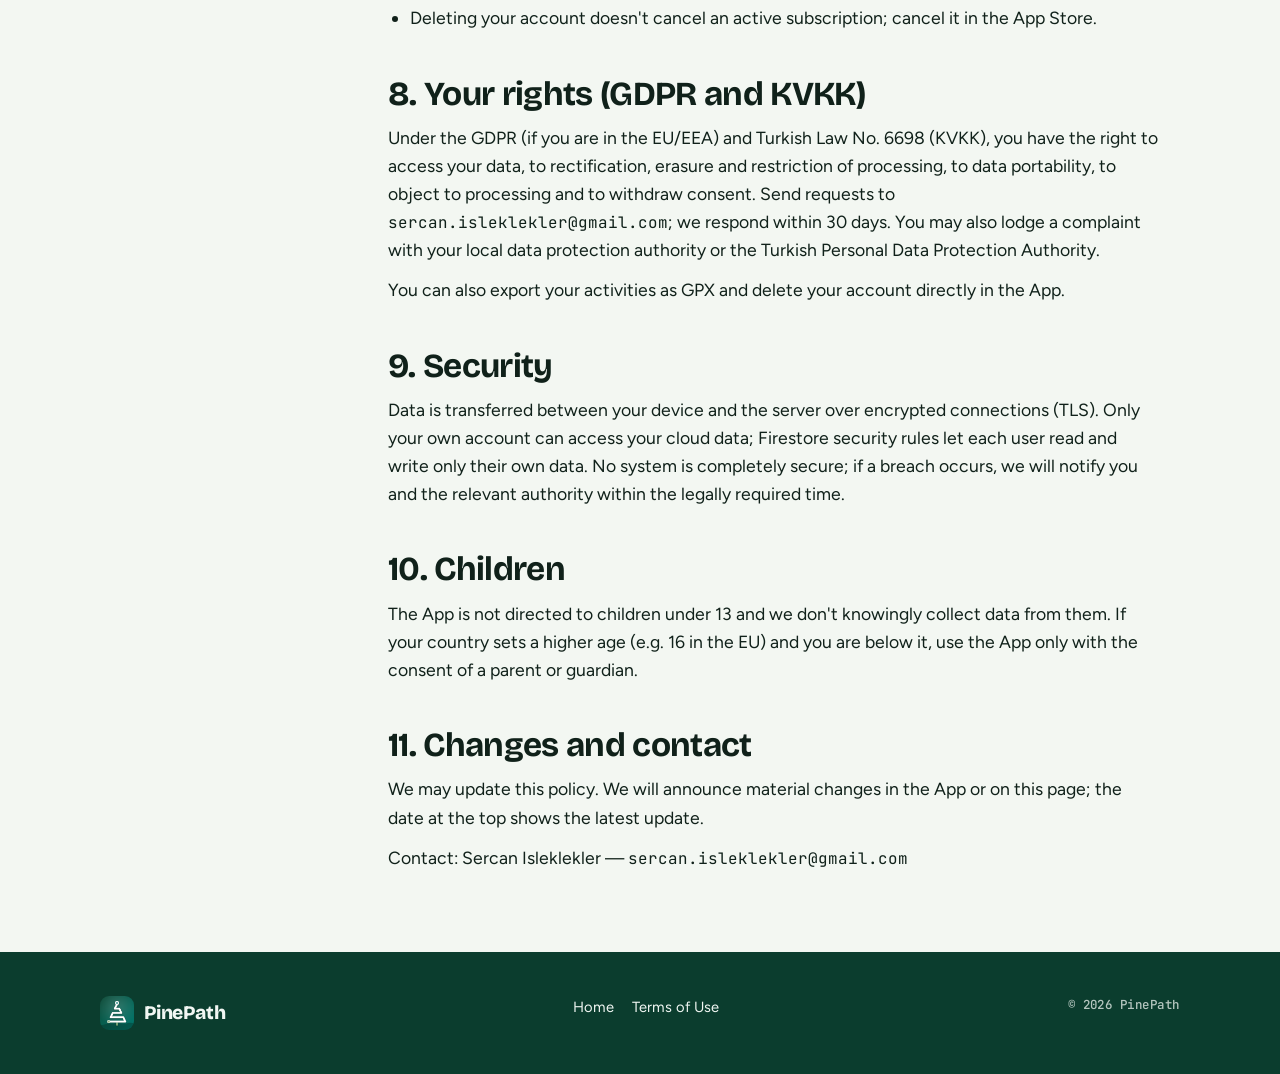
<file: privacy.html>
<!doctype html>
<html lang="tr">
<head>
<meta charset="utf-8">
<meta name="viewport" content="width=device-width, initial-scale=1, viewport-fit=cover">
<title>PinePath Gizlilik Politikası</title>
<meta name="pp-title-tr" content="PinePath Gizlilik Politikası">
<meta name="pp-title-en" content="PinePath Privacy Policy">
<link rel="preconnect" href="https://fonts.googleapis.com">
<link rel="preconnect" href="https://fonts.gstatic.com" crossorigin>
<link rel="stylesheet" href="https://fonts.googleapis.com/css2?family=Bricolage+Grotesque:opsz,wght@12..96,600;12..96,800&family=Figtree:wght@400;500;600;700&family=JetBrains+Mono:wght@500;600;700&display=swap">
<link rel="stylesheet" href="site.css">
<style>:root{padding-top:env(safe-area-inset-top,0px);padding-bottom:env(safe-area-inset-bottom,0px)} body{margin:0}</style>
</head>
<body>
<header class="topbar">
  <div class="wrap">
    <a class="brand" href="index.html"><img src="img/icon.png" alt="">PinePath</a>
    <nav class="topnav" aria-label="Sayfa">
      <a class="nav-link" href="terms.html"><span class="tr">Kullanım Koşulları</span><span class="en">Terms of Use</span></a>
      <div class="lang" role="group" aria-label="Dil / Language">
        <button type="button" data-set-lang="tr" aria-pressed="true">TR</button>
        <button type="button" data-set-lang="en" aria-pressed="false">EN</button>
      </div>
    </nav>
  </div>
</header>

<div class="legal-hero">
  <div class="wrap">
    <p class="eyebrow"><span class="tr">Yasal</span><span class="en">Legal</span></p>
    <h1><span class="tr">Gizlilik Politikası</span><span class="en">Privacy Policy</span></h1>
    <p class="meta"><span class="tr">Yürürlük ve son güncelleme: 25 Ekim 2026</span><span class="en">Effective and last updated: October 25, 2026</span></p>
  </div>
</div>

<!-- ======================= TÜRKÇE ======================= -->
<div class="wrap legal tr">
  <nav class="toc" aria-label="İçindekiler">
    <strong>İçindekiler</strong>
    <ol>
      <li><a href="#tr-1">Kapsam ve veri sorumlusu</a></li>
      <li><a href="#tr-2">Topladığımız veriler</a></li>
      <li><a href="#tr-3">Konum verisi</a></li>
      <li><a href="#tr-4">Apple Sağlık (HealthKit)</a></li>
      <li><a href="#tr-5">Verileri kullanma amaçları</a></li>
      <li><a href="#tr-6">Hizmet sağlayıcılar ve aktarım</a></li>
      <li><a href="#tr-7">Saklama ve silme</a></li>
      <li><a href="#tr-8">Haklarınız (KVKK ve GDPR)</a></li>
      <li><a href="#tr-9">Güvenlik</a></li>
      <li><a href="#tr-10">Çocuklar</a></li>
      <li><a href="#tr-11">Değişiklikler ve iletişim</a></li>
    </ol>
  </nav>
  <article class="doc">
    <h2 id="tr-1">1. Kapsam ve veri sorumlusu</h2>
    <p>Bu politika, PinePath iOS ve watchOS uygulamasını ("Uygulama") kullanırken kişisel verilerinizin nasıl işlendiğini açıklar. Veri sorumlusu, Uygulama'nın geliştiricisi Sercan Isleklekler'dir ("biz"). Sorularınız için: <span class="mail">sercan.isleklekler@gmail.com</span></p>
    <div class="callout">Kısaca: Uygulamada reklam yoktur, verilerinizi satmayız ve reklam amaçlı izleme yapmayız. Konum ve sağlık verileriniz yalnızca size uygulama özelliklerini sunmak için kullanılır. Hesabınızı ve bulut verilerinizi Uygulama içinden silebilirsiniz.</div>

    <h2 id="tr-2">2. Topladığımız veriler</h2>
    <div class="table-scroll"><table>
      <thead><tr><th>Veri</th><th>Örnek</th><th>Ne zaman</th></tr></thead>
      <tbody>
        <tr><td>Hesap bilgileri</td><td>Apple veya Google hesabınızdan gelen benzersiz kimlik, e-posta adresi (Apple'da "E-postamı Gizle" seçilebilir), ad</td><td>Apple veya Google ile giriş yaptığınızda</td></tr>
        <tr><td>Misafir kimliği</td><td>Firebase üzerinde oluşturulan anonim hesap kimliği (ad veya e-posta içermez)</td><td>"Giriş yapmadan devam et" seçildiğinde</td></tr>
        <tr><td>Profil</td><td>Ad, yaş, cinsiyet (isteğe bağlı), boy ve kilo (isteğe bağlı), kullanım amacı, tercih edilen aktiviteler ve bisiklet tipleri, haftalık hedef, akıllı saat kullanımı, seçilen yol arkadaşı</td><td>Profil oluştururken ve düzenlerken</td></tr>
        <tr><td>Aktiviteler</td><td>Tür, tarih, süre, mesafe, tırmanış, kalori, ortalama ve maksimum nabız, rota (zaman damgalı GPS noktaları), ağırlık setleri, notlar, kaynak (Uygulama, Apple Watch, Apple Sağlık)</td><td>Kayıt yaptığınızda veya Apple Sağlık'tan içe aktarıldığında</td></tr>
        <tr><td>Konum</td><td>Anlık konum ve kayıt sırasındaki rota</td><td>Bkz. bölüm 3</td></tr>
        <tr><td>Uygulama tercihleri</td><td>Plan ilerlemesi, kaydedilen rotalar, hatırlatma saati, dil, maskot kıyafeti</td><td>Uygulamayı kullanırken (çoğu yalnızca cihazda)</td></tr>
        <tr><td>Satın alma durumu</td><td>Premium'un açık olup olmadığı ve plan türü</td><td>Apple'dan doğrulandığında</td></tr>
      </tbody>
    </table></div>
    <p>Ödeme bilgileriniz Apple tarafından işlenir; kart bilgileriniz bize ulaşmaz. Rehber, fotoğraf arşivi, mikrofon veya kamera verilerine erişmeyiz. Paylaşım kartını Fotoğraflar'a kaydetmek isterseniz yalnızca o görseli eklemek için izin istenir.</p>

    <h2 id="tr-3">3. Konum verisi</h2>
    <ul>
      <li><strong>Antrenman kaydı:</strong> Kayıt başlattığınızda rotanız GPS ile kaydedilir. Ekran kilitliyken de kaydın sürmesi için arka planda konum kullanılır; bu süre boyunca iOS durum çubuğunda konum göstergesi görünür. Kayıt bitince konum takibi durur.</li>
      <li><strong>Rota önerileri:</strong> Keşfet ekranında bir kategoriye dokunduğunuzda, yakınınızdaki yürüyüş ve bisiklet rotalarını hesaplamak için konumunuz Apple Haritalar (MapKit) hizmetine gönderilir. Bu istekler Apple'ın gizlilik politikasına tabidir. Gereksiz istekleri önlemek için konumunuz yaklaşık 500 m değişmedikçe yeni hesaplama yapılmaz.</li>
      <li>Konum izni vermezseniz kayıt yapamaz ve yalnızca örnek rotaları görürsünüz. İzni istediğiniz zaman iOS Ayarlar'dan değiştirebilirsiniz.</li>
    </ul>

    <h2 id="tr-4">4. Apple Sağlık (HealthKit)</h2>
    <p>İzin verirseniz Uygulama, Apple Sağlık'tan antrenmanlarınızı, antrenman rotalarını, nabız ve aktif enerji (kalori) verilerinizi okur ve Uygulama'da kaydettiğiniz antrenmanları Apple Sağlık'a yazar. Bu sayede Apple Watch ve Apple Sağlık'a veri yazan diğer saatlerden (ör. Garmin, Polar) gelen antrenmanlar Uygulama'da görünür.</p>
    <ul>
      <li>HealthKit verileri reklam, pazarlama veya veri madenciliği amacıyla kullanılmaz, üçüncü taraflara satılmaz ya da aktarılmaz.</li>
      <li>İçe aktarılan antrenmanlar, aynı hesabın diğer cihazlarınızda görünmesi için hesabınıza senkronize edilir (bkz. bölüm 6). Misafir olarak kullanırken de veriler anonim hesabınıza senkronize edilir.</li>
      <li>Okuma ve yazma izinlerini iOS Ayarlar → Sağlık → Veri Erişimi ve Aygıtlar → PinePath bölümünden istediğiniz zaman kapatabilirsiniz.</li>
    </ul>

    <h2 id="tr-5">5. Verileri kullanma amaçları ve hukuki sebepler</h2>
    <ul>
      <li><strong>Hizmetin sunulması</strong> (sözleşmenin ifası): antrenman kaydı, istatistikler, rozetler, planlar, rota önerileri ve cihazlar arası senkron.</li>
      <li><strong>Kişiselleştirme</strong> (sözleşmenin ifası / meşru menfaat): kalori ve nabız bölgesi hesapları, seviyenize uygun rota ve antrenman önerileri.</li>
      <li><strong>Abonelik yönetimi</strong> (sözleşmenin ifası): Premium özelliklerinin açılması.</li>
      <li><strong>Sağlık verileri ve konum</strong> (açık rıza): iOS izin ekranlarında verdiğiniz onaya dayanır; izni geri çekebilirsiniz.</li>
      <li><strong>Güvenlik ve hukuki yükümlülükler</strong>: kötüye kullanımın önlenmesi ve yasal taleplerin karşılanması.</li>
    </ul>
    <p>Reklam profili oluşturmayız ve App Tracking Transparency kapsamında izleme yapmayız.</p>

    <h2 id="tr-6">6. Hizmet sağlayıcılar ve yurt dışına aktarım</h2>
    <ul>
      <li><strong>Google Firebase</strong> (Authentication ve Cloud Firestore): hesap girişi ve profil ile aktivite verilerinizin bulutta saklanması. Veriler Google'ın Türkiye dışındaki (ör. AB veya ABD) sunucularında tutulabilir.</li>
      <li><strong>Apple</strong>: Apple ile Giriş, Apple Haritalar (rota hesaplama), HealthKit, App Store ödemeleri ve bildirimler.</li>
      <li><strong>Google ile Giriş</strong>: Google hesabıyla giriş seçtiğinizde.</li>
    </ul>
    <p>Bulut senkronu kullandığınızda verileriniz bu sağlayıcıların sunucularına aktarılır. Bu aktarım, KVKK md. 9 ve GDPR kapsamındaki uygun güvenceler (sağlayıcıların standart sözleşme hükümleri) ve gerektiğinde açık rızanız ile yapılır.</p>

    <h2 id="tr-7">7. Saklama ve silme</h2>
    <ul>
      <li>Verilerinizi hesabınız açık olduğu sürece saklarız. Silinen aktiviteler önce "silindi" olarak işaretlenir ve diğer cihazlarınızdan kaldırılır.</li>
      <li>Profil → Hesap → <em>Hesabı sil</em> ile hesabınızı ve buluttaki tüm profil ve aktivite verilerinizi kalıcı olarak silebilirsiniz. Silme işlemi geri alınamaz.</li>
      <li>Misafir olarak kullanıyorsanız verileriniz anonim bir hesap altında saklanır; Profil → Hesap → <em>Misafir verilerini sil</em> ile buluttaki ve cihazınızdaki verileri silebilirsiniz.</li>
      <li>Apple Sağlık'a yazılan antrenmanlar Apple Sağlık'ta kalır; oradan ayrıca silebilirsiniz.</li>
      <li>Aktif aboneliğiniz varsa, hesabı silmek aboneliği iptal etmez; App Store'dan iptal etmeniz gerekir.</li>
    </ul>

    <h2 id="tr-8">8. Haklarınız (KVKK ve GDPR)</h2>
    <p>6698 sayılı KVKK md. 11 ve (AB/AEA'da iseniz) GDPR kapsamında; verilerinizin işlenip işlenmediğini öğrenme, bilgi talep etme, düzeltilmesini, silinmesini veya işlenmesinin kısıtlanmasını isteme, verilerinizin bir kopyasını taşınabilir biçimde alma, işlemeye itiraz etme ve rızanızı geri çekme haklarına sahipsiniz. Taleplerinizi <span class="mail">sercan.isleklekler@gmail.com</span> adresine iletebilirsiniz; en geç 30 gün içinde yanıtlarız. Ayrıca Kişisel Verileri Koruma Kurulu'na veya bulunduğunuz ülkenin veri koruma otoritesine şikâyette bulunabilirsiniz.</p>
    <p>Aktivitelerinizi GPX olarak dışa aktarma ve hesap silme işlemlerini doğrudan Uygulama içinden de yapabilirsiniz.</p>

    <h2 id="tr-9">9. Güvenlik</h2>
    <p>Veriler cihaz ile sunucu arasında şifreli bağlantıyla (TLS) aktarılır. Bulut verilerine yalnızca kendi hesabınızla erişebilirsiniz; Firestore güvenlik kuralları her kullanıcının yalnızca kendi verisini okumasına ve yazmasına izin verir. Hiçbir sistem tamamen güvenli değildir; bir güvenlik ihlali olursa yasal süre içinde sizi ve ilgili otoriteyi bilgilendiririz.</p>

    <h2 id="tr-10">10. Çocuklar</h2>
    <p>Uygulama 13 yaşın altındaki çocuklara yönelik değildir ve bilerek bu yaştaki çocuklardan veri toplamayız. Bulunduğunuz ülkede daha yüksek bir yaş sınırı varsa (ör. AB'de 16), bu yaşın altındaysanız Uygulama'yı ebeveyn veya vasinizin onayıyla kullanmalısınız.</p>

    <h2 id="tr-11">11. Değişiklikler ve iletişim</h2>
    <p>Bu politikayı güncelleyebiliriz. Önemli değişiklikleri Uygulama içinde veya bu sayfada duyururuz; sayfanın başındaki tarih son güncellemeyi gösterir.</p>
    <p>İletişim: Sercan Isleklekler — <span class="mail">sercan.isleklekler@gmail.com</span></p>
  </article>
</div>

<!-- ======================= ENGLISH ======================= -->
<div class="wrap legal en">
  <nav class="toc" aria-label="Contents">
    <strong>Contents</strong>
    <ol>
      <li><a href="#en-1">Scope and controller</a></li>
      <li><a href="#en-2">Data we collect</a></li>
      <li><a href="#en-3">Location data</a></li>
      <li><a href="#en-4">Apple Health (HealthKit)</a></li>
      <li><a href="#en-5">How we use data</a></li>
      <li><a href="#en-6">Service providers and transfers</a></li>
      <li><a href="#en-7">Retention and deletion</a></li>
      <li><a href="#en-8">Your rights (GDPR and KVKK)</a></li>
      <li><a href="#en-9">Security</a></li>
      <li><a href="#en-10">Children</a></li>
      <li><a href="#en-11">Changes and contact</a></li>
    </ol>
  </nav>
  <article class="doc">
    <h2 id="en-1">1. Scope and controller</h2>
    <p>This policy explains how your personal data is processed when you use the PinePath iOS and watchOS app (the "App"). The data controller is the App's developer, Sercan Isleklekler ("we"). Questions: <span class="mail">sercan.isleklekler@gmail.com</span></p>
    <div class="callout">In short: the App has no ads, we don't sell your data and we don't track you for advertising. Your location and health data are used only to provide App features. You can delete your account and cloud data from inside the App.</div>

    <h2 id="en-2">2. Data we collect</h2>
    <div class="table-scroll"><table>
      <thead><tr><th>Data</th><th>Examples</th><th>When</th></tr></thead>
      <tbody>
        <tr><td>Account data</td><td>Unique identifier from your Apple or Google account, email address (Apple's "Hide My Email" is supported), name</td><td>When you sign in with Apple or Google</td></tr>
        <tr><td>Guest identifier</td><td>Anonymous account ID created in Firebase (contains no name or email)</td><td>When you choose "Continue without signing in"</td></tr>
        <tr><td>Profile</td><td>Name, age, gender (optional), height and weight (optional), purpose, preferred activities and bike types, weekly goal, smartwatch use, chosen companion</td><td>When you create or edit your profile</td></tr>
        <tr><td>Activities</td><td>Type, date, duration, distance, climbing, calories, average and maximum heart rate, route (time-stamped GPS points), strength sets, notes, source (App, Apple Watch, Apple Health)</td><td>When you record or import from Apple Health</td></tr>
        <tr><td>Location</td><td>Current location and route while recording</td><td>See section 3</td></tr>
        <tr><td>App preferences</td><td>Plan progress, saved routes, reminder time, language, mascot outfit</td><td>While using the App (mostly on-device only)</td></tr>
        <tr><td>Purchase status</td><td>Whether Premium is active and the plan type</td><td>When verified with Apple</td></tr>
      </tbody>
    </table></div>
    <p>Payments are processed by Apple; we never receive your card details. We don't access your contacts, photo library, microphone or camera. If you save a share card to Photos, permission is requested only to add that image.</p>

    <h2 id="en-3">3. Location data</h2>
    <ul>
      <li><strong>Workout recording:</strong> When you start a recording, your route is recorded with GPS. Location is used in the background so recording continues with the screen locked; iOS shows a location indicator in the status bar during this time. Tracking stops when the recording ends.</li>
      <li><strong>Route suggestions:</strong> When you tap a category on the Explore screen, your location is sent to Apple Maps (MapKit) to calculate walking and cycling routes near you. These requests are subject to Apple's privacy policy. To avoid unnecessary requests, routes are not recalculated unless you move about 500 m.</li>
      <li>Without location permission you can't record and will only see sample routes. You can change the permission at any time in iOS Settings.</li>
    </ul>

    <h2 id="en-4">4. Apple Health (HealthKit)</h2>
    <p>If you allow it, the App reads your workouts, workout routes, heart rate and active energy (calories) from Apple Health and writes workouts you record in the App to Apple Health. This lets workouts from Apple Watch and other watches that write to Apple Health (e.g. Garmin, Polar) appear in the App.</p>
    <ul>
      <li>HealthKit data is not used for advertising, marketing or data mining, and is not sold or disclosed to third parties.</li>
      <li>Imported workouts are synced to your account so they appear on your other devices (see section 6). As a guest, data is synced to your anonymous account.</li>
      <li>You can turn read and write permissions off at any time in iOS Settings → Health → Data Access &amp; Devices → PinePath.</li>
    </ul>

    <h2 id="en-5">5. How we use data and legal bases</h2>
    <ul>
      <li><strong>Providing the service</strong> (contract): workout recording, statistics, badges, plans, route suggestions and sync across devices.</li>
      <li><strong>Personalization</strong> (contract / legitimate interest): calorie and heart rate zone calculations, routes and workouts suited to your level.</li>
      <li><strong>Subscription management</strong> (contract): unlocking Premium features.</li>
      <li><strong>Health data and location</strong> (explicit consent): based on the permission you grant in the iOS prompts, which you can withdraw.</li>
      <li><strong>Security and legal obligations</strong>: preventing abuse and responding to lawful requests.</li>
    </ul>
    <p>We don't build advertising profiles and we don't track you under App Tracking Transparency.</p>

    <h2 id="en-6">6. Service providers and international transfers</h2>
    <ul>
      <li><strong>Google Firebase</strong> (Authentication and Cloud Firestore): sign-in and cloud storage of your profile and activity data. Data may be stored on Google servers outside your country (e.g. in the EU or US).</li>
      <li><strong>Apple</strong>: Sign in with Apple, Apple Maps (route calculation), HealthKit, App Store payments and notifications.</li>
      <li><strong>Google Sign-In</strong>: when you choose to sign in with Google.</li>
    </ul>
    <p>When you use cloud sync, your data is transferred to these providers' servers under appropriate safeguards (the providers' standard contractual clauses) and, where required, your explicit consent.</p>

    <h2 id="en-7">7. Retention and deletion</h2>
    <ul>
      <li>We keep your data while your account is active. Deleted activities are first marked as deleted and removed from your other devices.</li>
      <li>Profile → Account → <em>Delete account</em> permanently deletes your account and all profile and activity data in the cloud. This can't be undone.</li>
      <li>As a guest, your data is stored under an anonymous account; Profile → Account → <em>Delete guest data</em> deletes it from the cloud and your device.</li>
      <li>Workouts written to Apple Health stay in Apple Health; you can delete them there separately.</li>
      <li>Deleting your account doesn't cancel an active subscription; cancel it in the App Store.</li>
    </ul>

    <h2 id="en-8">8. Your rights (GDPR and KVKK)</h2>
    <p>Under the GDPR (if you are in the EU/EEA) and Turkish Law No. 6698 (KVKK), you have the right to access your data, to rectification, erasure and restriction of processing, to data portability, to object to processing and to withdraw consent. Send requests to <span class="mail">sercan.isleklekler@gmail.com</span>; we respond within 30 days. You may also lodge a complaint with your local data protection authority or the Turkish Personal Data Protection Authority.</p>
    <p>You can also export your activities as GPX and delete your account directly in the App.</p>

    <h2 id="en-9">9. Security</h2>
    <p>Data is transferred between your device and the server over encrypted connections (TLS). Only your own account can access your cloud data; Firestore security rules let each user read and write only their own data. No system is completely secure; if a breach occurs, we will notify you and the relevant authority within the legally required time.</p>

    <h2 id="en-10">10. Children</h2>
    <p>The App is not directed to children under 13 and we don't knowingly collect data from them. If your country sets a higher age (e.g. 16 in the EU) and you are below it, use the App only with the consent of a parent or guardian.</p>

    <h2 id="en-11">11. Changes and contact</h2>
    <p>We may update this policy. We will announce material changes in the App or on this page; the date at the top shows the latest update.</p>
    <p>Contact: Sercan Isleklekler — <span class="mail">sercan.isleklekler@gmail.com</span></p>
  </article>
</div>

<footer>
  <div class="wrap">
    <a class="brand" href="index.html"><img src="img/icon.png" alt="">PinePath</a>
    <nav aria-label="Yasal">
      <a href="index.html"><span class="tr">Ana sayfa</span><span class="en">Home</span></a>
      <a href="terms.html"><span class="tr">Kullanım Koşulları</span><span class="en">Terms of Use</span></a>
    </nav>
    <p class="copy">© <span class="year">2026</span> PinePath</p>
  </div>
</footer>
<script src="site.js"></script>
</body>
</html>
</file>
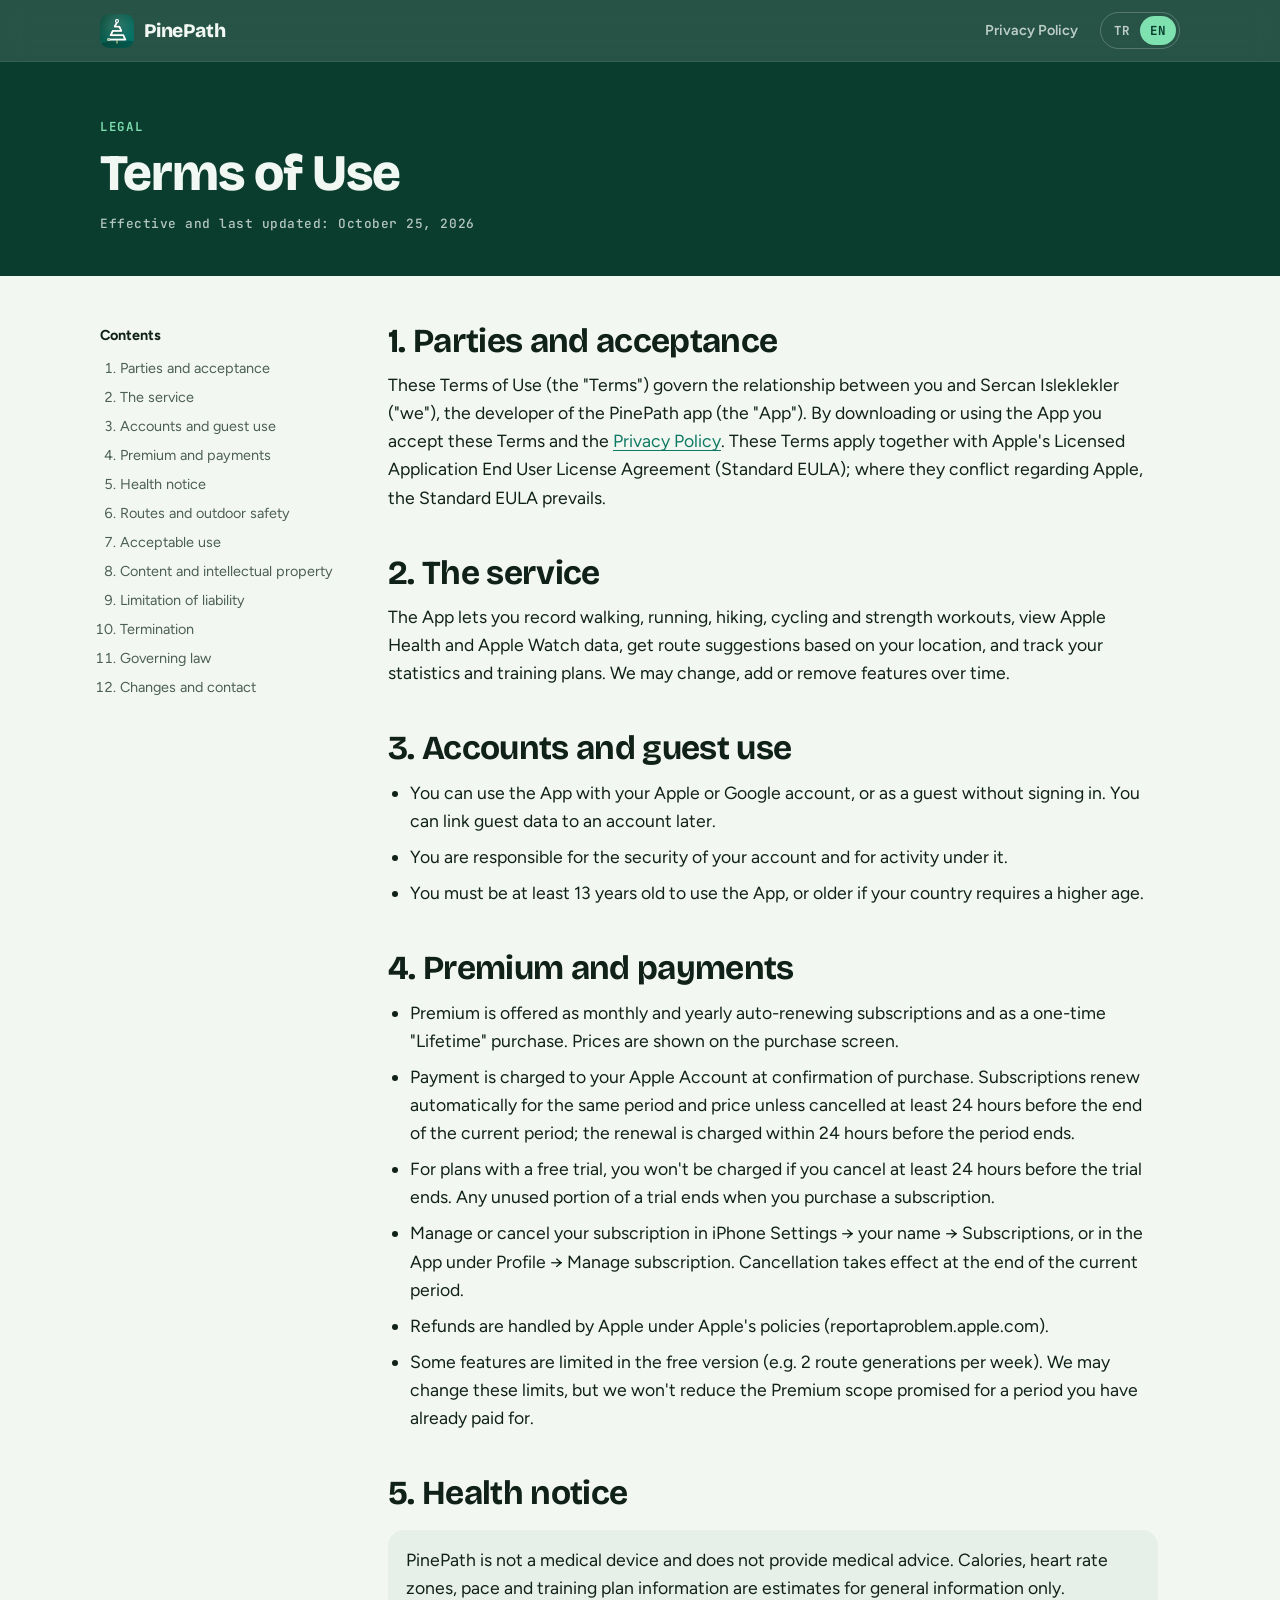
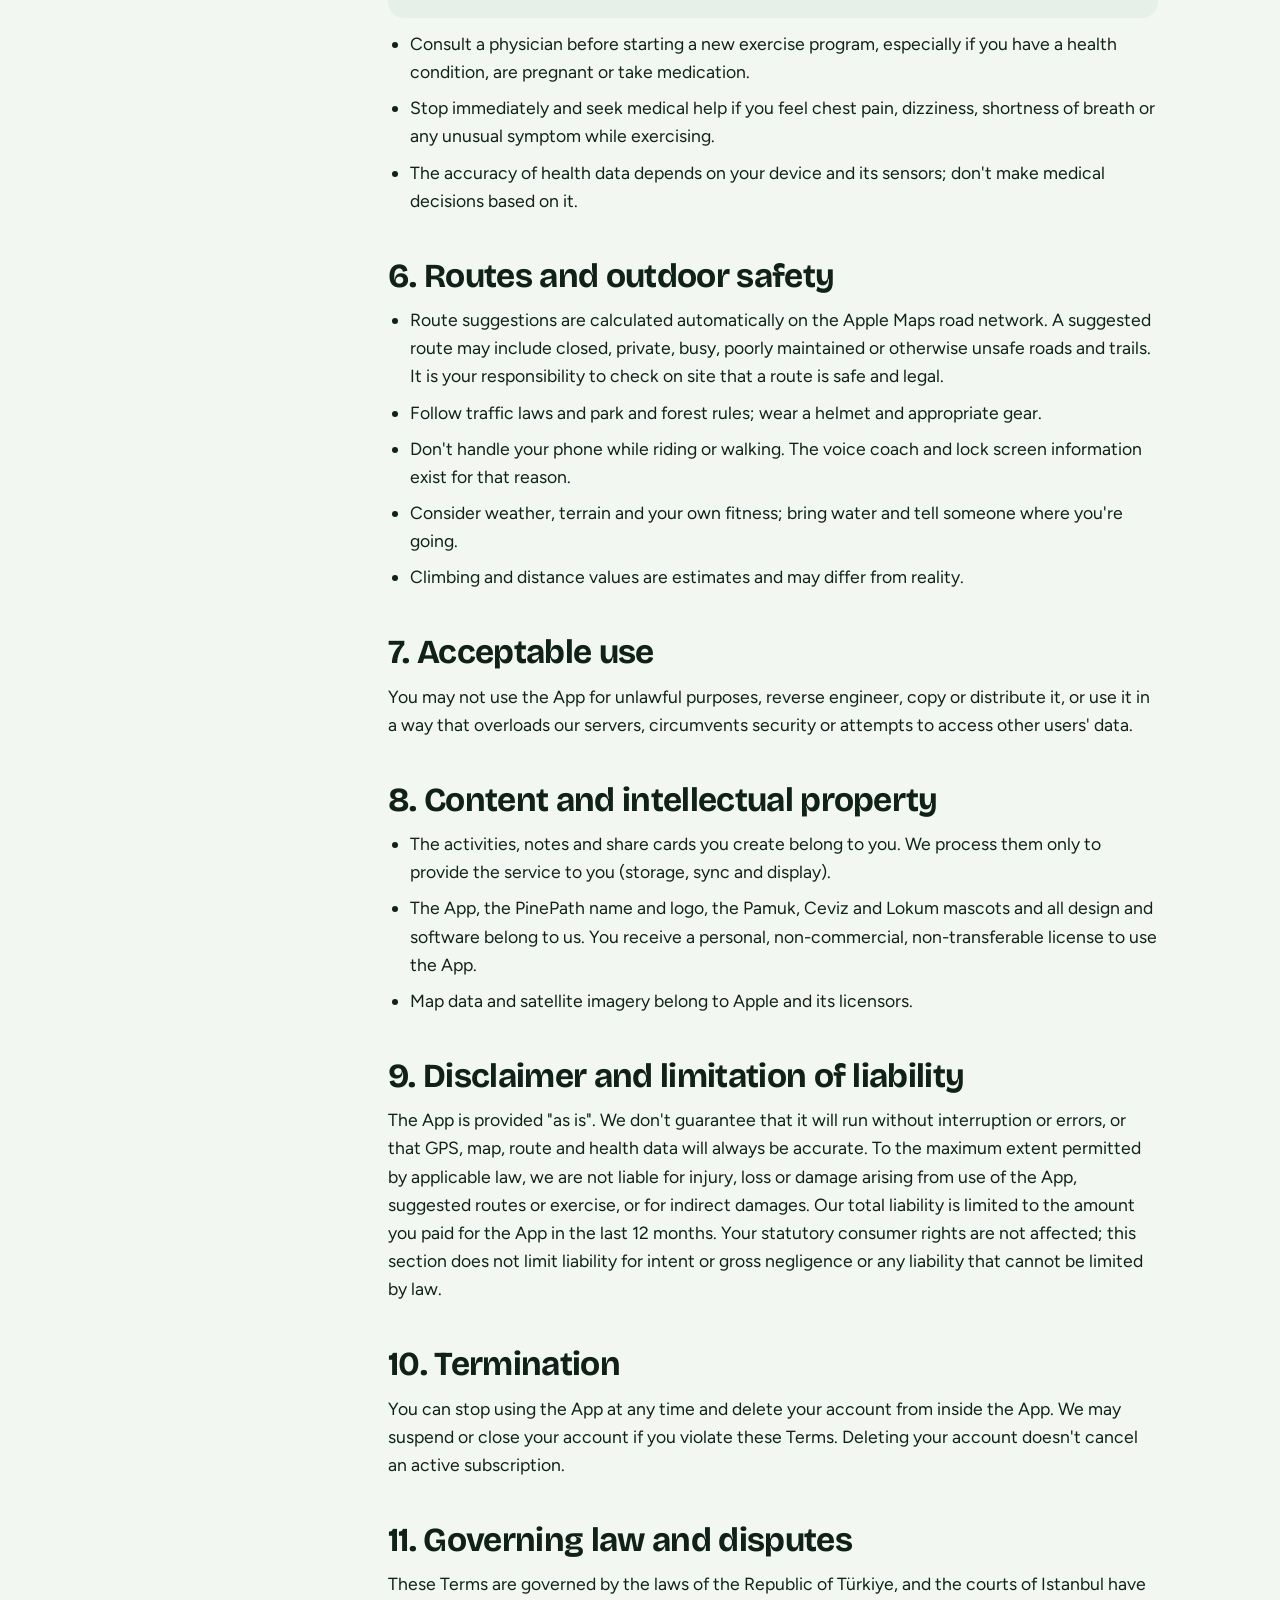
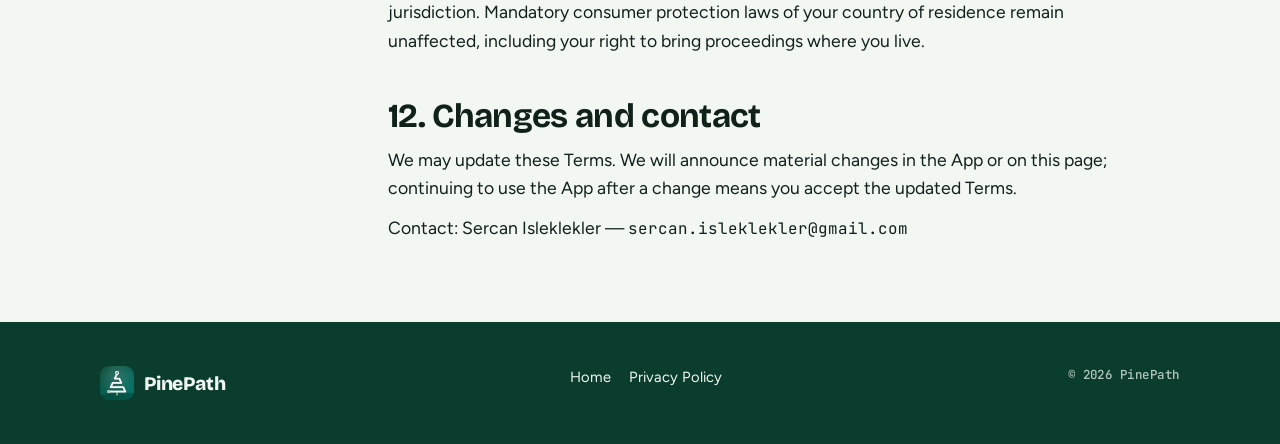
<file: terms.html>
<!doctype html>
<html lang="tr">
<head>
<meta charset="utf-8">
<meta name="viewport" content="width=device-width, initial-scale=1, viewport-fit=cover">
<title>PinePath Kullanım Koşulları</title>
<meta name="pp-title-tr" content="PinePath Kullanım Koşulları">
<meta name="pp-title-en" content="PinePath Terms of Use">
<link rel="preconnect" href="https://fonts.googleapis.com">
<link rel="preconnect" href="https://fonts.gstatic.com" crossorigin>
<link rel="stylesheet" href="https://fonts.googleapis.com/css2?family=Bricolage+Grotesque:opsz,wght@12..96,600;12..96,800&family=Figtree:wght@400;500;600;700&family=JetBrains+Mono:wght@500;600;700&display=swap">
<link rel="stylesheet" href="site.css">
<style>:root{padding-top:env(safe-area-inset-top,0px);padding-bottom:env(safe-area-inset-bottom,0px)} body{margin:0}</style>
</head>
<body>
<header class="topbar">
  <div class="wrap">
    <a class="brand" href="index.html"><img src="img/icon.png" alt="">PinePath</a>
    <nav class="topnav" aria-label="Sayfa">
      <a class="nav-link" href="privacy.html"><span class="tr">Gizlilik Politikası</span><span class="en">Privacy Policy</span></a>
      <div class="lang" role="group" aria-label="Dil / Language">
        <button type="button" data-set-lang="tr" aria-pressed="true">TR</button>
        <button type="button" data-set-lang="en" aria-pressed="false">EN</button>
      </div>
    </nav>
  </div>
</header>

<div class="legal-hero">
  <div class="wrap">
    <p class="eyebrow"><span class="tr">Yasal</span><span class="en">Legal</span></p>
    <h1><span class="tr">Kullanım Koşulları</span><span class="en">Terms of Use</span></h1>
    <p class="meta"><span class="tr">Yürürlük ve son güncelleme: 25 Ekim 2026</span><span class="en">Effective and last updated: October 25, 2026</span></p>
  </div>
</div>

<!-- ======================= TÜRKÇE ======================= -->
<div class="wrap legal tr">
  <nav class="toc" aria-label="İçindekiler">
    <strong>İçindekiler</strong>
    <ol>
      <li><a href="#tr-1">Taraflar ve kabul</a></li>
      <li><a href="#tr-2">Hizmetin tanımı</a></li>
      <li><a href="#tr-3">Hesap ve misafir kullanım</a></li>
      <li><a href="#tr-4">Premium ve ödemeler</a></li>
      <li><a href="#tr-5">Sağlık uyarısı</a></li>
      <li><a href="#tr-6">Rotalar ve dış mekân güvenliği</a></li>
      <li><a href="#tr-7">Kabul edilebilir kullanım</a></li>
      <li><a href="#tr-8">İçerik ve fikri mülkiyet</a></li>
      <li><a href="#tr-9">Sorumluluğun sınırlandırılması</a></li>
      <li><a href="#tr-10">Fesih</a></li>
      <li><a href="#tr-11">Uygulanacak hukuk</a></li>
      <li><a href="#tr-12">Değişiklikler ve iletişim</a></li>
    </ol>
  </nav>
  <article class="doc">
    <h2 id="tr-1">1. Taraflar ve kabul</h2>
    <p>Bu Kullanım Koşulları ("Koşullar"), PinePath uygulamasının ("Uygulama") geliştiricisi Sercan Isleklekler ("biz") ile Uygulama'yı kullanan siz arasındaki ilişkiyi düzenler. Uygulama'yı indirerek veya kullanarak bu Koşulları ve <a href="privacy.html">Gizlilik Politikası</a>'nı kabul etmiş olursunuz. Bu Koşullar, Apple'ın Lisanslı Uygulama Son Kullanıcı Lisans Sözleşmesi (Standart EULA) ile birlikte uygulanır; çelişki halinde Apple'a karşı olan hükümler için Standart EULA geçerlidir.</p>

    <h2 id="tr-2">2. Hizmetin tanımı</h2>
    <p>Uygulama; yürüyüş, koşu, doğa yürüyüşü, bisiklet ve ağırlık antrenmanlarını kaydetmenizi, Apple Sağlık ve Apple Watch verilerini görüntülemenizi, konumunuza göre rota önerileri almanızı, istatistiklerinizi ve antrenman planlarını takip etmenizi sağlar. Özellikleri zaman içinde değiştirebilir, ekleyebilir veya kaldırabiliriz.</p>

    <h2 id="tr-3">3. Hesap ve misafir kullanım</h2>
    <ul>
      <li>Uygulama'yı Apple veya Google hesabınızla ya da giriş yapmadan misafir olarak kullanabilirsiniz. Misafir verilerinizi daha sonra bir hesaba bağlayabilirsiniz.</li>
      <li>Hesabınızın güvenliğinden ve hesabınız üzerinden yapılan işlemlerden siz sorumlusunuz.</li>
      <li>Uygulama'yı kullanmak için en az 13 yaşında olmalısınız; bulunduğunuz ülkede daha yüksek bir yaş sınırı varsa o sınır geçerlidir.</li>
    </ul>

    <h2 id="tr-4">4. Premium ve ödemeler</h2>
    <ul>
      <li>Premium; aylık ve yıllık otomatik yenilenen abonelikler ile tek seferlik "Ömür boyu" satın alma olarak sunulur. Fiyatlar satın alma ekranında gösterilir.</li>
      <li>Ödeme, satın alma onaylandığında Apple hesabınızdan alınır. Abonelik, mevcut dönem bitiminden en az 24 saat önce iptal edilmezse aynı süre ve fiyatla otomatik yenilenir; yenileme ücreti dönem bitiminden önceki 24 saat içinde alınır.</li>
      <li>Ücretsiz deneme sunulan planlarda, deneme bitmeden en az 24 saat önce iptal ederseniz ücret alınmaz. Deneme süresinin kullanılmayan kısmı, abonelik satın aldığınızda sona erer.</li>
      <li>Aboneliğinizi iPhone Ayarlar → adınız → Abonelikler bölümünden veya Uygulama'da Profil → Aboneliği yönet'ten yönetebilir ve iptal edebilirsiniz. İptal, mevcut dönemin sonunda geçerli olur.</li>
      <li>İadeler Apple tarafından, Apple'ın politikalarına göre değerlendirilir (reportaproblem.apple.com).</li>
      <li>Ücretsiz sürümde bazı özellikler sınırlıdır (ör. haftada 2 rota üretimi). Bu sınırları değiştirebiliriz; satın aldığınız dönem için vaat edilen Premium kapsamını o dönem boyunca daraltmayız.</li>
    </ul>

    <h2 id="tr-5">5. Sağlık uyarısı</h2>
    <div class="callout">PinePath bir tıbbi cihaz değildir ve tıbbi tavsiye vermez. Kalori, nabız bölgesi, tempo ve antrenman planı bilgileri tahminidir ve genel bilgilendirme amaçlıdır.</div>
    <ul>
      <li>Yeni bir egzersiz programına başlamadan önce, özellikle bir sağlık sorununuz varsa, hamileyseniz veya ilaç kullanıyorsanız bir hekime danışın.</li>
      <li>Antrenman sırasında göğüs ağrısı, baş dönmesi, nefes darlığı veya olağandışı bir belirti hissederseniz hemen durun ve tıbbi yardım alın.</li>
      <li>Sağlık verilerinin doğruluğu cihazınıza ve sensörlere bağlıdır; bu verilere dayanarak tıbbi karar vermeyin.</li>
    </ul>

    <h2 id="tr-6">6. Rotalar ve dış mekân güvenliği</h2>
    <ul>
      <li>Rota önerileri, Apple Haritalar yol ağı kullanılarak otomatik hesaplanır. Önerilen bir rota kapalı, özel mülk, trafiğe açık, bakımsız veya sizin için tehlikeli yollar içerebilir. Rotanın güvenli ve yasal olduğunu sahada kontrol etmek sizin sorumluluğunuzdadır.</li>
      <li>Trafik kurallarına, park ve orman alanı kurallarına uyun; kask ve uygun ekipman kullanın.</li>
      <li>Bisiklet sürerken veya yürürken telefonu elinizde kullanmayın. Sesli koç ve kilit ekranı bilgileri bunun için vardır.</li>
      <li>Hava, arazi ve kendi kondisyonunuzu değerlendirin; yanınıza su alın ve gideceğiniz yeri birine haber verin.</li>
      <li>Tırmanış ve mesafe değerleri tahminidir; gerçek değerler farklı olabilir.</li>
    </ul>

    <h2 id="tr-7">7. Kabul edilebilir kullanım</h2>
    <p>Uygulama'yı yasalara aykırı amaçlarla kullanamaz; Uygulama'yı tersine mühendislikle çözemez, kopyalayamaz, dağıtamaz veya sunucularımıza aşırı yük bindirecek, güvenliğini aşacak ya da başka kullanıcıların verilerine erişmeye çalışacak şekilde kullanamazsınız.</p>

    <h2 id="tr-8">8. İçerik ve fikri mülkiyet</h2>
    <ul>
      <li>Kaydettiğiniz aktiviteler, notlar ve oluşturduğunuz paylaşım kartları size aittir. Bu içerikleri yalnızca hizmeti size sunmak (saklama, senkronizasyon, görüntüleme) için işleriz.</li>
      <li>Uygulama, PinePath adı, logosu, Pamuk, Ceviz ve Lokum maskotları ile tüm tasarım ve yazılım bize aittir ve size yalnızca kişisel, ticari olmayan, devredilemez bir kullanım lisansı verilir.</li>
      <li>Harita verileri ve uydu görüntüleri Apple ve lisans verenlerine aittir.</li>
    </ul>

    <h2 id="tr-9">9. Garanti reddi ve sorumluluğun sınırlandırılması</h2>
    <p>Uygulama "olduğu gibi" sunulur. Kesintisiz veya hatasız çalışacağını, GPS, harita, rota ve sağlık verilerinin her zaman doğru olacağını garanti etmeyiz. Yürürlükteki hukukun izin verdiği azami ölçüde; Uygulama'nın kullanımından, önerilen rotalardan, egzersizden kaynaklanan yaralanma, kayıp veya zararlardan ve dolaylı zararlardan sorumlu değiliz. Toplam sorumluluğumuz, son 12 ayda Uygulama için ödediğiniz tutarla sınırlıdır. Tüketici olarak yasal haklarınız saklıdır; bu madde, kast veya ağır ihmalden doğan sorumluluğu ve yasaların sınırlandırılmasına izin vermediği sorumlulukları kapsamaz.</p>

    <h2 id="tr-10">10. Fesih</h2>
    <p>Uygulama'yı kullanmayı istediğiniz zaman bırakabilir ve hesabınızı Uygulama içinden silebilirsiniz. Bu Koşulları ihlal etmeniz halinde hesabınızı askıya alabilir veya kapatabiliriz. Hesap silme, aktif bir aboneliği iptal etmez.</p>

    <h2 id="tr-11">11. Uygulanacak hukuk ve uyuşmazlıklar</h2>
    <p>Bu Koşullar Türkiye Cumhuriyeti hukukuna tabidir. Uyuşmazlıklarda İstanbul mahkemeleri ve icra daireleri yetkilidir; tüketiciler, 6502 sayılı Kanun kapsamında yerleşim yerlerindeki tüketici hakem heyetlerine ve tüketici mahkemelerine başvurabilir. Bulunduğunuz ülkenin zorunlu tüketici koruma hükümleri saklıdır.</p>

    <h2 id="tr-12">12. Değişiklikler ve iletişim</h2>
    <p>Bu Koşulları güncelleyebiliriz. Önemli değişiklikleri Uygulama içinde veya bu sayfada duyururuz; değişiklikten sonra Uygulama'yı kullanmaya devam etmeniz güncel Koşulları kabul ettiğiniz anlamına gelir.</p>
    <p>İletişim: Sercan Isleklekler — <span class="mail">sercan.isleklekler@gmail.com</span></p>
  </article>
</div>

<!-- ======================= ENGLISH ======================= -->
<div class="wrap legal en">
  <nav class="toc" aria-label="Contents">
    <strong>Contents</strong>
    <ol>
      <li><a href="#en-1">Parties and acceptance</a></li>
      <li><a href="#en-2">The service</a></li>
      <li><a href="#en-3">Accounts and guest use</a></li>
      <li><a href="#en-4">Premium and payments</a></li>
      <li><a href="#en-5">Health notice</a></li>
      <li><a href="#en-6">Routes and outdoor safety</a></li>
      <li><a href="#en-7">Acceptable use</a></li>
      <li><a href="#en-8">Content and intellectual property</a></li>
      <li><a href="#en-9">Limitation of liability</a></li>
      <li><a href="#en-10">Termination</a></li>
      <li><a href="#en-11">Governing law</a></li>
      <li><a href="#en-12">Changes and contact</a></li>
    </ol>
  </nav>
  <article class="doc">
    <h2 id="en-1">1. Parties and acceptance</h2>
    <p>These Terms of Use (the "Terms") govern the relationship between you and Sercan Isleklekler ("we"), the developer of the PinePath app (the "App"). By downloading or using the App you accept these Terms and the <a href="privacy.html">Privacy Policy</a>. These Terms apply together with Apple's Licensed Application End User License Agreement (Standard EULA); where they conflict regarding Apple, the Standard EULA prevails.</p>

    <h2 id="en-2">2. The service</h2>
    <p>The App lets you record walking, running, hiking, cycling and strength workouts, view Apple Health and Apple Watch data, get route suggestions based on your location, and track your statistics and training plans. We may change, add or remove features over time.</p>

    <h2 id="en-3">3. Accounts and guest use</h2>
    <ul>
      <li>You can use the App with your Apple or Google account, or as a guest without signing in. You can link guest data to an account later.</li>
      <li>You are responsible for the security of your account and for activity under it.</li>
      <li>You must be at least 13 years old to use the App, or older if your country requires a higher age.</li>
    </ul>

    <h2 id="en-4">4. Premium and payments</h2>
    <ul>
      <li>Premium is offered as monthly and yearly auto-renewing subscriptions and as a one-time "Lifetime" purchase. Prices are shown on the purchase screen.</li>
      <li>Payment is charged to your Apple Account at confirmation of purchase. Subscriptions renew automatically for the same period and price unless cancelled at least 24 hours before the end of the current period; the renewal is charged within 24 hours before the period ends.</li>
      <li>For plans with a free trial, you won't be charged if you cancel at least 24 hours before the trial ends. Any unused portion of a trial ends when you purchase a subscription.</li>
      <li>Manage or cancel your subscription in iPhone Settings → your name → Subscriptions, or in the App under Profile → Manage subscription. Cancellation takes effect at the end of the current period.</li>
      <li>Refunds are handled by Apple under Apple's policies (reportaproblem.apple.com).</li>
      <li>Some features are limited in the free version (e.g. 2 route generations per week). We may change these limits, but we won't reduce the Premium scope promised for a period you have already paid for.</li>
    </ul>

    <h2 id="en-5">5. Health notice</h2>
    <div class="callout">PinePath is not a medical device and does not provide medical advice. Calories, heart rate zones, pace and training plan information are estimates for general information only.</div>
    <ul>
      <li>Consult a physician before starting a new exercise program, especially if you have a health condition, are pregnant or take medication.</li>
      <li>Stop immediately and seek medical help if you feel chest pain, dizziness, shortness of breath or any unusual symptom while exercising.</li>
      <li>The accuracy of health data depends on your device and its sensors; don't make medical decisions based on it.</li>
    </ul>

    <h2 id="en-6">6. Routes and outdoor safety</h2>
    <ul>
      <li>Route suggestions are calculated automatically on the Apple Maps road network. A suggested route may include closed, private, busy, poorly maintained or otherwise unsafe roads and trails. It is your responsibility to check on site that a route is safe and legal.</li>
      <li>Follow traffic laws and park and forest rules; wear a helmet and appropriate gear.</li>
      <li>Don't handle your phone while riding or walking. The voice coach and lock screen information exist for that reason.</li>
      <li>Consider weather, terrain and your own fitness; bring water and tell someone where you're going.</li>
      <li>Climbing and distance values are estimates and may differ from reality.</li>
    </ul>

    <h2 id="en-7">7. Acceptable use</h2>
    <p>You may not use the App for unlawful purposes, reverse engineer, copy or distribute it, or use it in a way that overloads our servers, circumvents security or attempts to access other users' data.</p>

    <h2 id="en-8">8. Content and intellectual property</h2>
    <ul>
      <li>The activities, notes and share cards you create belong to you. We process them only to provide the service to you (storage, sync and display).</li>
      <li>The App, the PinePath name and logo, the Pamuk, Ceviz and Lokum mascots and all design and software belong to us. You receive a personal, non-commercial, non-transferable license to use the App.</li>
      <li>Map data and satellite imagery belong to Apple and its licensors.</li>
    </ul>

    <h2 id="en-9">9. Disclaimer and limitation of liability</h2>
    <p>The App is provided "as is". We don't guarantee that it will run without interruption or errors, or that GPS, map, route and health data will always be accurate. To the maximum extent permitted by applicable law, we are not liable for injury, loss or damage arising from use of the App, suggested routes or exercise, or for indirect damages. Our total liability is limited to the amount you paid for the App in the last 12 months. Your statutory consumer rights are not affected; this section does not limit liability for intent or gross negligence or any liability that cannot be limited by law.</p>

    <h2 id="en-10">10. Termination</h2>
    <p>You can stop using the App at any time and delete your account from inside the App. We may suspend or close your account if you violate these Terms. Deleting your account doesn't cancel an active subscription.</p>

    <h2 id="en-11">11. Governing law and disputes</h2>
    <p>These Terms are governed by the laws of the Republic of Türkiye, and the courts of Istanbul have jurisdiction. Mandatory consumer protection laws of your country of residence remain unaffected, including your right to bring proceedings where you live.</p>

    <h2 id="en-12">12. Changes and contact</h2>
    <p>We may update these Terms. We will announce material changes in the App or on this page; continuing to use the App after a change means you accept the updated Terms.</p>
    <p>Contact: Sercan Isleklekler — <span class="mail">sercan.isleklekler@gmail.com</span></p>
  </article>
</div>

<footer>
  <div class="wrap">
    <a class="brand" href="index.html"><img src="img/icon.png" alt="">PinePath</a>
    <nav aria-label="Yasal">
      <a href="index.html"><span class="tr">Ana sayfa</span><span class="en">Home</span></a>
      <a href="privacy.html"><span class="tr">Gizlilik Politikası</span><span class="en">Privacy Policy</span></a>
    </nav>
    <p class="copy">© <span class="year">2026</span> PinePath</p>
  </div>
</footer>
<script src="site.js"></script>
</body>
</html>
</file>
<file: site.css>
/* PinePath site — shared styles
   Layout concept: a trail map. Topographic contours behind the hero, an elevation-profile
   ruler between sections, phones that sit on the "ground line" like checkpoints. */
:root {
  --bg: #f3f7f2;
  --surface: #ffffff;
  --surface-2: #e6efe8;
  --ink: #10211a;
  --ink-2: #4b5f55;
  --line: #d3e1d7;
  --pine: #0b3d2e;
  --forest: #1c6a51;
  --accent: #0f7a63;
  --moss: #8db580;
  --mint: #7fe0b0;
  --gold: #e3a62a;
  --hero-bg: #0b3d2e;
  --hero-ink: #f1f7f3;
  --hero-ink-2: rgba(241, 247, 243, .74);
  --contour: rgba(127, 224, 176, .16);

  --font-display: "Bricolage Grotesque", "Avenir Next", "Segoe UI", system-ui, sans-serif;
  --font-body: "Figtree", "Avenir Next", "Segoe UI", system-ui, sans-serif;
  --font-data: "JetBrains Mono", ui-monospace, "SFMono-Regular", Menlo, monospace;

  --step--1: clamp(.82rem, .79rem + .15vw, .9rem);
  --step-0: clamp(1rem, .96rem + .2vw, 1.1rem);
  --step-1: clamp(1.2rem, 1.1rem + .5vw, 1.45rem);
  --step-2: clamp(1.5rem, 1.3rem + 1vw, 2.1rem);
  --step-3: clamp(2rem, 1.6rem + 2vw, 3.2rem);
  --step-4: clamp(2.6rem, 1.9rem + 3.6vw, 4.9rem);

  --radius: 22px;
  --wrap: 1120px;
}
@media (prefers-color-scheme: dark) {
  :root:not([data-theme="light"]) {
    --bg: #09150f; --surface: #10211a; --surface-2: #163027; --ink: #e8f1eb; --ink-2: #a3b8ad;
    --line: #22392f; --pine: #0b3d2e; --forest: #2fa384; --accent: #5fd3a7; --moss: #8db580;
    --hero-bg: #06231a; --contour: rgba(127, 224, 176, .12); color-scheme: dark;
  }
}
:root[data-theme="dark"] {
  --bg: #09150f; --surface: #10211a; --surface-2: #163027; --ink: #e8f1eb; --ink-2: #a3b8ad;
  --line: #22392f; --pine: #0b3d2e; --forest: #2fa384; --accent: #5fd3a7; --moss: #8db580;
  --hero-bg: #06231a; --contour: rgba(127, 224, 176, .12); color-scheme: dark;
}

/* language switching: content carries class "tr" or "en" */
:root:not([data-lang="en"]) .en { display: none !important; }
:root[data-lang="en"] .tr { display: none !important; }

*, *::before, *::after { box-sizing: border-box; }
body {
  background: var(--bg); color: var(--ink);
  font: 400 var(--step-0)/1.6 var(--font-body);
  -webkit-font-smoothing: antialiased;
}
h1, h2, h3 { font-family: var(--font-display); line-height: 1.05; letter-spacing: -.02em; text-wrap: balance; margin: 0; }
p { margin: 0; }
a { color: var(--accent); text-underline-offset: 3px; }
a:focus-visible, button:focus-visible, summary:focus-visible { outline: 3px solid var(--mint); outline-offset: 3px; border-radius: 6px; }
img { display: block; }

.wrap {
  max-width: var(--wrap); margin: 0 auto;
  padding-left: max(20px, env(safe-area-inset-left, 0px));
  padding-right: max(20px, env(safe-area-inset-right, 0px));
}

/* ---------- top bar ---------- */
.topbar {
  position: sticky; top: env(safe-area-inset-top, 0px); z-index: 20;
  background: color-mix(in srgb, var(--hero-bg) 88%, transparent);
  backdrop-filter: saturate(1.4) blur(14px); -webkit-backdrop-filter: saturate(1.4) blur(14px);
  border-bottom: 1px solid rgba(255, 255, 255, .07);
}
body::before { content: ""; position: fixed; inset: 0 0 auto; height: env(safe-area-inset-top, 0px); z-index: 30; background: var(--hero-bg); }
.topbar .wrap { display: flex; align-items: center; gap: 16px; padding-block: 12px; }
.brand { display: inline-flex; align-items: center; gap: 10px; color: var(--hero-ink); text-decoration: none; font: 800 1.2rem var(--font-display); letter-spacing: -.01em; }
.brand img { width: 34px; height: 34px; border-radius: 9px; }
.topnav { display: flex; gap: 22px; margin-left: auto; align-items: center; }
.topnav a { color: var(--hero-ink-2); text-decoration: none; font-weight: 600; font-size: var(--step--1); }
.topnav a:hover { color: var(--hero-ink); }
.lang {
  display: inline-flex; border: 1px solid rgba(255, 255, 255, .22); border-radius: 999px; padding: 3px;
}
.lang button {
  font: 700 .78rem var(--font-data); letter-spacing: .08em; border: 0; cursor: pointer;
  background: transparent; color: var(--hero-ink-2); padding: 6px 10px; border-radius: 999px;
}
.lang button[aria-pressed="true"] { background: var(--mint); color: #063d2c; }
@media (max-width: 720px) { .topnav a.nav-link { display: none; } }

/* ---------- hero ---------- */
.hero {
  position: relative; overflow: hidden; color: var(--hero-ink);
  background:
    radial-gradient(900px 600px at 78% 30%, rgba(47, 163, 132, .35), transparent 60%),
    linear-gradient(180deg, var(--hero-bg), #072a20);
}
.hero canvas.contours { position: absolute; inset: 0; width: 100%; height: 100%; opacity: 1; pointer-events: none; }
.hero .wrap { position: relative; display: grid; grid-template-columns: 1.1fr .9fr; gap: 40px; align-items: center; padding-block: 72px 0; }
.hero-copy { padding-bottom: 72px; min-width: 0; }
.eyebrow { font: 600 .78rem var(--font-data); letter-spacing: .14em; text-transform: uppercase; color: var(--mint); }
.hero h1 { font-size: var(--step-4); font-weight: 800; margin-top: 18px; }
.hero h1 em { font-style: normal; color: var(--mint); }
.hero .lede { margin-top: 22px; font-size: var(--step-1); color: var(--hero-ink-2); max-width: 34ch; line-height: 1.5; }
.cta-row { display: flex; flex-wrap: wrap; gap: 12px; margin-top: 32px; align-items: center; }
.btn {
  display: inline-flex; align-items: center; gap: 10px; font: 700 1rem var(--font-body);
  padding: 14px 22px; border-radius: 14px; text-decoration: none; border: 0; cursor: pointer;
}
.btn-primary { background: var(--hero-ink); color: var(--pine); }
.btn-primary svg { width: 22px; height: 22px; }
.btn-ghost { color: var(--hero-ink); border: 1px solid rgba(255, 255, 255, .3); }
.btn small { display: block; font: 600 .7rem var(--font-data); letter-spacing: .08em; text-transform: uppercase; opacity: .7; }
.hero-stats { display: flex; flex-wrap: wrap; gap: 28px; margin-top: 40px; }
.hero-stats div { font: 600 .74rem var(--font-data); color: var(--hero-ink-2); text-transform: uppercase; letter-spacing: .1em; }
.hero-stats strong { display: block; font: 800 1.7rem var(--font-display); color: var(--hero-ink); letter-spacing: -.01em; text-transform: none; }

.hero-visual { position: relative; align-self: end; display: flex; justify-content: center; min-width: 0; }
.ground { position: absolute; left: -40px; right: -40px; bottom: 0; height: 120px; }

/* ---------- phone ---------- */
.phone {
  position: relative; width: min(300px, 78vw); aspect-ratio: 9 / 19.4; border-radius: 46px; padding: 10px;
  background: linear-gradient(140deg, #3b4045, #121416 45%, #2c3035);
  box-shadow: 0 40px 80px rgba(0, 0, 0, .35), inset 0 0 0 2px rgba(255, 255, 255, .14);
  flex: none;
}
.phone .screen { width: 100%; height: 100%; border-radius: 37px; overflow: hidden; background: #f6f9f7; position: relative; }
.phone .screen img { width: 100%; height: 100%; object-fit: cover; object-position: top; }
.phone .island { position: absolute; top: 18px; left: 50%; transform: translateX(-50%); width: 88px; height: 26px; border-radius: 20px; background: #000; z-index: 2; }
.hero .phone { transform: rotate(-4deg) translateY(36px); margin-bottom: -10px; }
.float-chip {
  position: absolute; z-index: 3; background: var(--surface); color: var(--ink); border-radius: 18px; padding: 12px 14px;
  box-shadow: 0 24px 50px rgba(0, 0, 0, .28); font-size: .82rem; min-width: 0;
}
.float-chip .k { font: 600 .66rem var(--font-data); letter-spacing: .1em; text-transform: uppercase; color: var(--ink-2); }
.float-chip .v { font: 800 1.35rem var(--font-display); }
.chip-elev { left: -6px; top: 28%; width: 210px; }
.chip-elev svg { width: 100%; height: 46px; margin-top: 6px; }
.chip-tree { right: -4px; top: 58%; display: flex; gap: 10px; align-items: center; }
.chip-tree .tree { font-size: 1.6rem; line-height: 1; }

@media (max-width: 860px) {
  .hero .wrap { grid-template-columns: 1fr; padding-block: 48px 0; }
  .hero-copy { padding-bottom: 8px; }
  .chip-elev { left: 0; }
  .chip-tree { right: 0; }
}

/* ---------- profile ruler (section divider) ---------- */
.ruler { padding-block: 34px 8px; }
.ruler svg { width: 100%; height: 64px; display: block; overflow: visible; }
.ruler .labels { display: flex; justify-content: space-between; font: 500 .72rem var(--font-data); color: var(--ink-2); letter-spacing: .06em; margin-top: 6px; }

/* ---------- sections ---------- */
section { padding-block: 72px; }
.section-head { max-width: 640px; }
.section-head h2 { font-size: var(--step-3); font-weight: 800; margin-top: 12px; }
.section-head p { margin-top: 14px; color: var(--ink-2); font-size: var(--step-1); line-height: 1.5; }
.kicker { font: 600 .76rem var(--font-data); letter-spacing: .14em; text-transform: uppercase; color: var(--accent); }

.feature { display: grid; grid-template-columns: 300px 1fr; gap: clamp(28px, 6vw, 84px); align-items: center; padding-block: 44px; }
.feature.flip { grid-template-columns: 1fr 300px; }
.feature.flip .phone { order: 2; }
.feature .phone { width: 300px; max-width: 100%; }
.feature-copy { min-width: 0; }
.feature-copy h3 { font-size: var(--step-2); font-weight: 800; margin-top: 10px; }
.feature-copy p { margin-top: 14px; color: var(--ink-2); max-width: 48ch; }
.feature-copy ul { margin: 20px 0 0; padding: 0; list-style: none; display: grid; gap: 10px; }
.feature-copy li { display: grid; grid-template-columns: 22px 1fr; gap: 10px; align-items: start; }
.feature-copy li::before { content: ""; width: 10px; height: 10px; margin-top: 8px; border-radius: 50%; border: 3px solid var(--accent); }
.badge-premium { display: inline-block; font: 700 .68rem var(--font-data); letter-spacing: .12em; text-transform: uppercase; background: var(--gold); color: #3a2600; padding: 4px 9px; border-radius: 999px; vertical-align: middle; margin-left: 8px; }
@media (max-width: 760px) {
  .feature, .feature.flip { grid-template-columns: 1fr; justify-items: center; text-align: left; }
  .feature.flip .phone { order: 0; }
  .feature-copy { justify-self: stretch; }
}

.grid4 { display: grid; grid-template-columns: repeat(auto-fit, minmax(240px, 1fr)); gap: 18px; margin-top: 40px; }
.tile { background: var(--surface); border: 1px solid var(--line); border-radius: var(--radius); overflow: hidden; display: flex; flex-direction: column; min-width: 0; }
.tile .shot { height: 260px; overflow: hidden; background: var(--surface-2); }
.tile .shot img { width: 100%; height: auto; transform: translateY(-6%); }
.tile .body { padding: 18px 20px 22px; }
.tile h3 { font-size: var(--step-1); font-weight: 700; }
.tile p { color: var(--ink-2); margin-top: 6px; font-size: .95rem; }

/* mascots */
.mascots { background: var(--surface-2); }
.trio { display: grid; grid-template-columns: repeat(auto-fit, minmax(220px, 1fr)); gap: 18px; margin-top: 36px; }
.mascot { background: var(--surface); border-radius: var(--radius); padding: 24px; border: 1px solid var(--line); }
.mascot .face { width: 64px; height: 64px; border-radius: 20px; display: grid; place-items: center; font-size: 2.2rem; }
.mascot h3 { font-size: var(--step-1); margin-top: 16px; }
.mascot .sp { font: 600 .72rem var(--font-data); letter-spacing: .1em; text-transform: uppercase; color: var(--ink-2); margin-top: 4px; }
.mascot p { margin-top: 10px; color: var(--ink-2); font-size: .95rem; }

/* pricing */
.plans { display: grid; grid-template-columns: repeat(auto-fit, minmax(240px, 1fr)); gap: 18px; margin-top: 40px; align-items: stretch; }
.plan { background: var(--surface); border: 1px solid var(--line); border-radius: var(--radius); padding: 26px; display: flex; flex-direction: column; gap: 6px; }
.plan.best { border: 2px solid var(--accent); position: relative; }
.plan.best::after { content: attr(data-flag); position: absolute; top: -12px; right: 20px; background: var(--gold); color: #3a2600; font: 700 .68rem var(--font-data); letter-spacing: .1em; text-transform: uppercase; padding: 4px 10px; border-radius: 999px; }
.plan .name { font: 700 .8rem var(--font-data); letter-spacing: .12em; text-transform: uppercase; color: var(--ink-2); }
.plan .price { font: 800 2.2rem var(--font-display); letter-spacing: -.02em; font-variant-numeric: tabular-nums; }
.plan .per { color: var(--ink-2); font-size: .9rem; }
.plan .note { margin-top: 10px; color: var(--ink-2); font-size: .92rem; }
.compare { margin-top: 28px; overflow-x: auto; border: 1px solid var(--line); border-radius: var(--radius); background: var(--surface); }
.compare table { width: 100%; border-collapse: collapse; min-width: 520px; font-size: .95rem; }
.compare th, .compare td { text-align: left; padding: 12px 16px; border-bottom: 1px solid var(--line); }
.compare th { font: 700 .72rem var(--font-data); letter-spacing: .1em; text-transform: uppercase; color: var(--ink-2); }
.compare td:nth-child(n+2) { font-variant-numeric: tabular-nums; }
.compare tr:last-child td { border-bottom: 0; }
.fine { margin-top: 14px; font-size: .82rem; color: var(--ink-2); max-width: 80ch; }

/* privacy promise */
.promise { display: grid; grid-template-columns: repeat(auto-fit, minmax(230px, 1fr)); gap: 26px; margin-top: 36px; }
.promise div { border-top: 2px solid var(--accent); padding-top: 16px; }
.promise h3 { font-size: var(--step-1); }
.promise p { margin-top: 8px; color: var(--ink-2); font-size: .95rem; }

/* faq */
.faq { margin-top: 32px; display: grid; gap: 10px; max-width: 820px; }
.faq details { background: var(--surface); border: 1px solid var(--line); border-radius: 16px; padding: 16px 20px; }
.faq summary { cursor: pointer; font-weight: 700; list-style: none; display: flex; justify-content: space-between; gap: 16px; }
.faq summary::-webkit-details-marker { display: none; }
.faq summary::after { content: "+"; font: 700 1.2rem var(--font-data); color: var(--accent); }
.faq details[open] summary::after { content: "–"; }
.faq details p { margin-top: 10px; color: var(--ink-2); }

/* footer */
footer { background: var(--hero-bg); color: var(--hero-ink-2); padding-block: 44px; font-size: .92rem; }
footer .wrap { display: flex; flex-wrap: wrap; gap: 24px 40px; justify-content: space-between; align-items: flex-start; }
footer a { color: var(--hero-ink); text-decoration: none; }
footer a:hover { text-decoration: underline; }
footer nav { display: flex; flex-wrap: wrap; gap: 18px; }
footer .copy { font: 500 .78rem var(--font-data); letter-spacing: .04em; }
.mail { font-family: var(--font-data); font-size: .9em; user-select: all; }

/* ---------- legal pages ---------- */
.legal-hero { background: var(--hero-bg); color: var(--hero-ink); padding-block: 56px 44px; }
.legal-hero h1 { font-size: var(--step-3); font-weight: 800; margin-top: 12px; }
.legal-hero .meta { margin-top: 14px; font: 500 .8rem var(--font-data); color: var(--hero-ink-2); letter-spacing: .04em; }
.legal { display: grid; grid-template-columns: 240px minmax(0, 1fr); gap: 48px; padding-block: 48px 80px; }
.toc { position: sticky; top: calc(env(safe-area-inset-top, 0px) + 80px); align-self: start; font-size: .9rem; }
.toc ol { margin: 10px 0 0; padding-left: 20px; display: grid; gap: 6px; color: var(--ink-2); }
.toc a { color: var(--ink-2); text-decoration: none; }
.toc a:hover { color: var(--accent); }
.doc { max-width: 70ch; min-width: 0; }
.doc h2 { font-size: var(--step-2); margin-top: 44px; scroll-margin-top: 90px; }
.doc h2:first-child { margin-top: 0; }
.doc h3 { font-size: var(--step-1); margin-top: 24px; }
.doc p, .doc li { color: var(--ink); }
.doc p { margin-top: 12px; }
.doc ul { margin: 12px 0 0; padding-left: 22px; display: grid; gap: 8px; }
.doc .callout { margin-top: 18px; background: var(--surface-2); border-radius: 16px; padding: 16px 18px; }
.doc table { width: 100%; border-collapse: collapse; margin-top: 14px; font-size: .92rem; }
.doc th, .doc td { text-align: left; vertical-align: top; padding: 10px 12px; border-bottom: 1px solid var(--line); }
.doc th { font: 700 .7rem var(--font-data); letter-spacing: .1em; text-transform: uppercase; color: var(--ink-2); }
.table-scroll { overflow-x: auto; }
.table-scroll table { min-width: 560px; }
@media (max-width: 860px) {
  .legal { grid-template-columns: 1fr; gap: 24px; }
  .toc { position: static; }
}
@media (prefers-reduced-motion: reduce) { * { scroll-behavior: auto !important; transition: none !important; animation: none !important; } }
html { scroll-behavior: smooth; }
</file>
